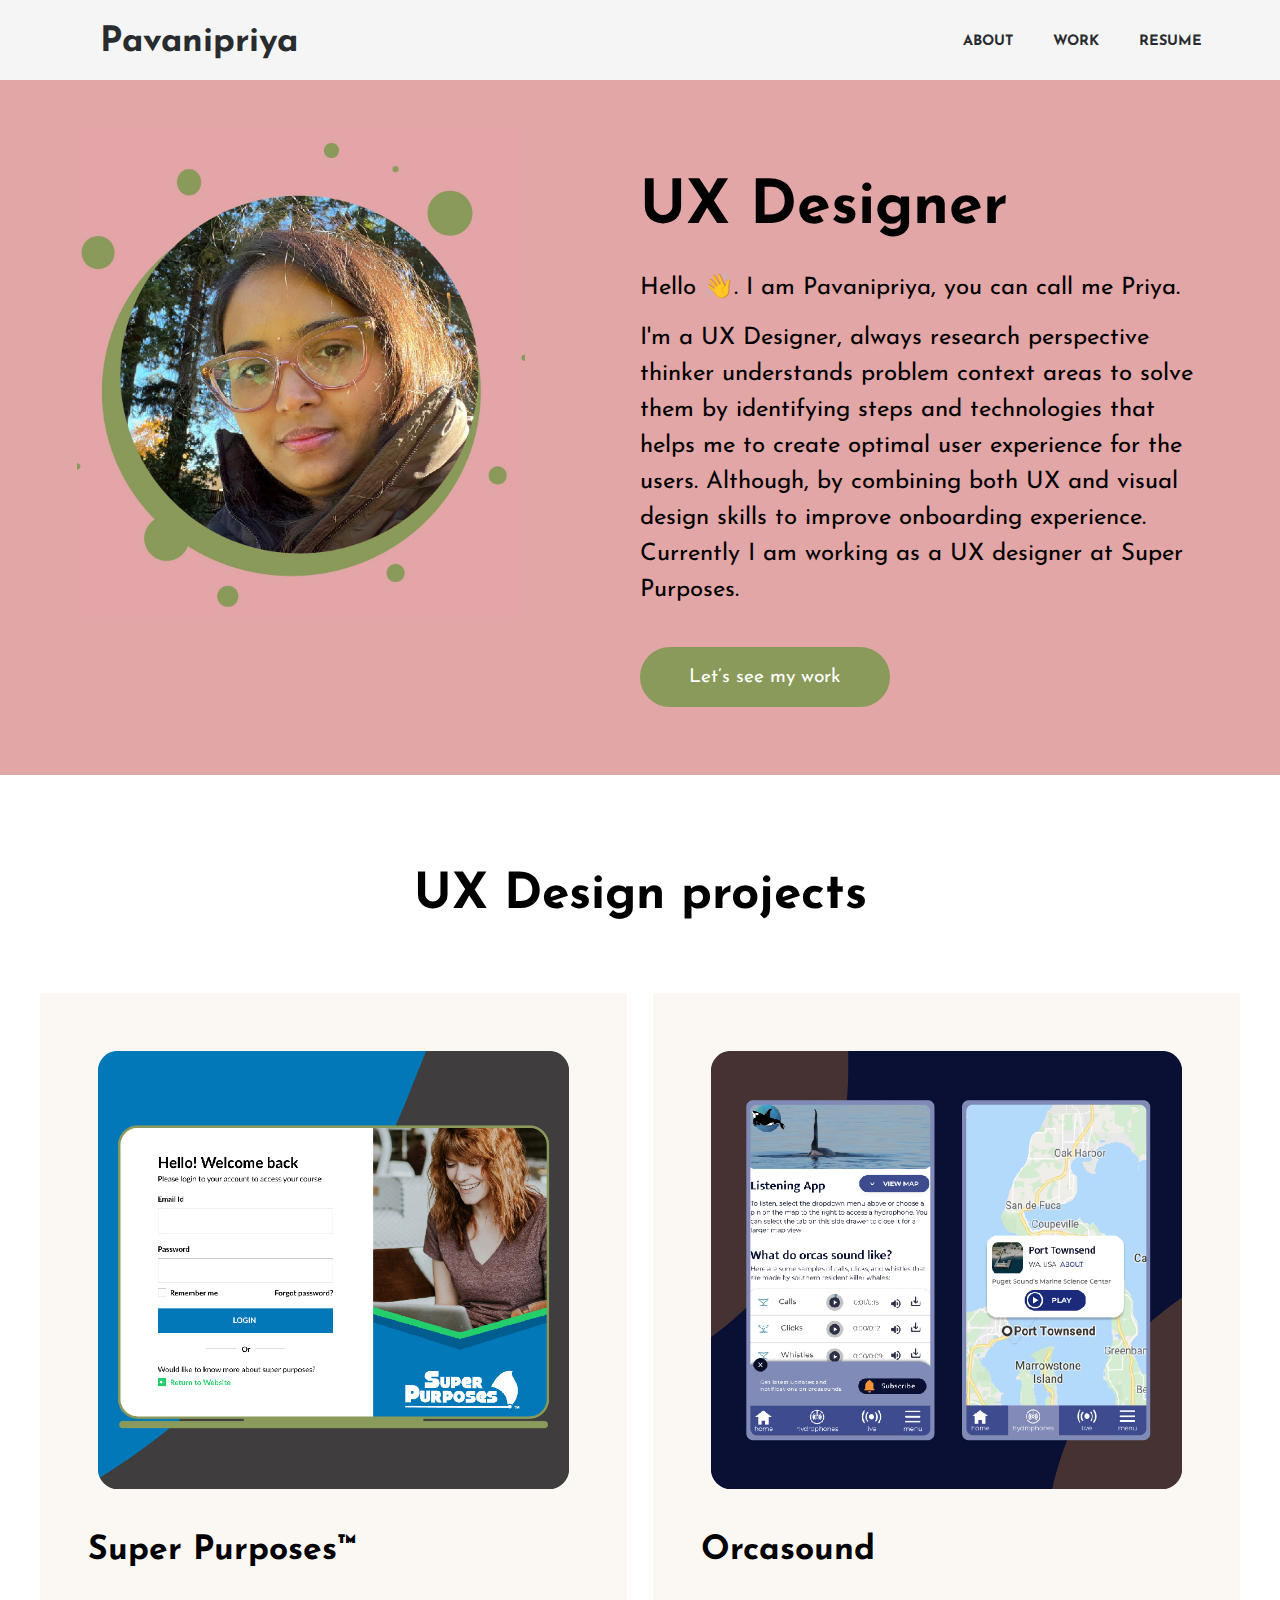
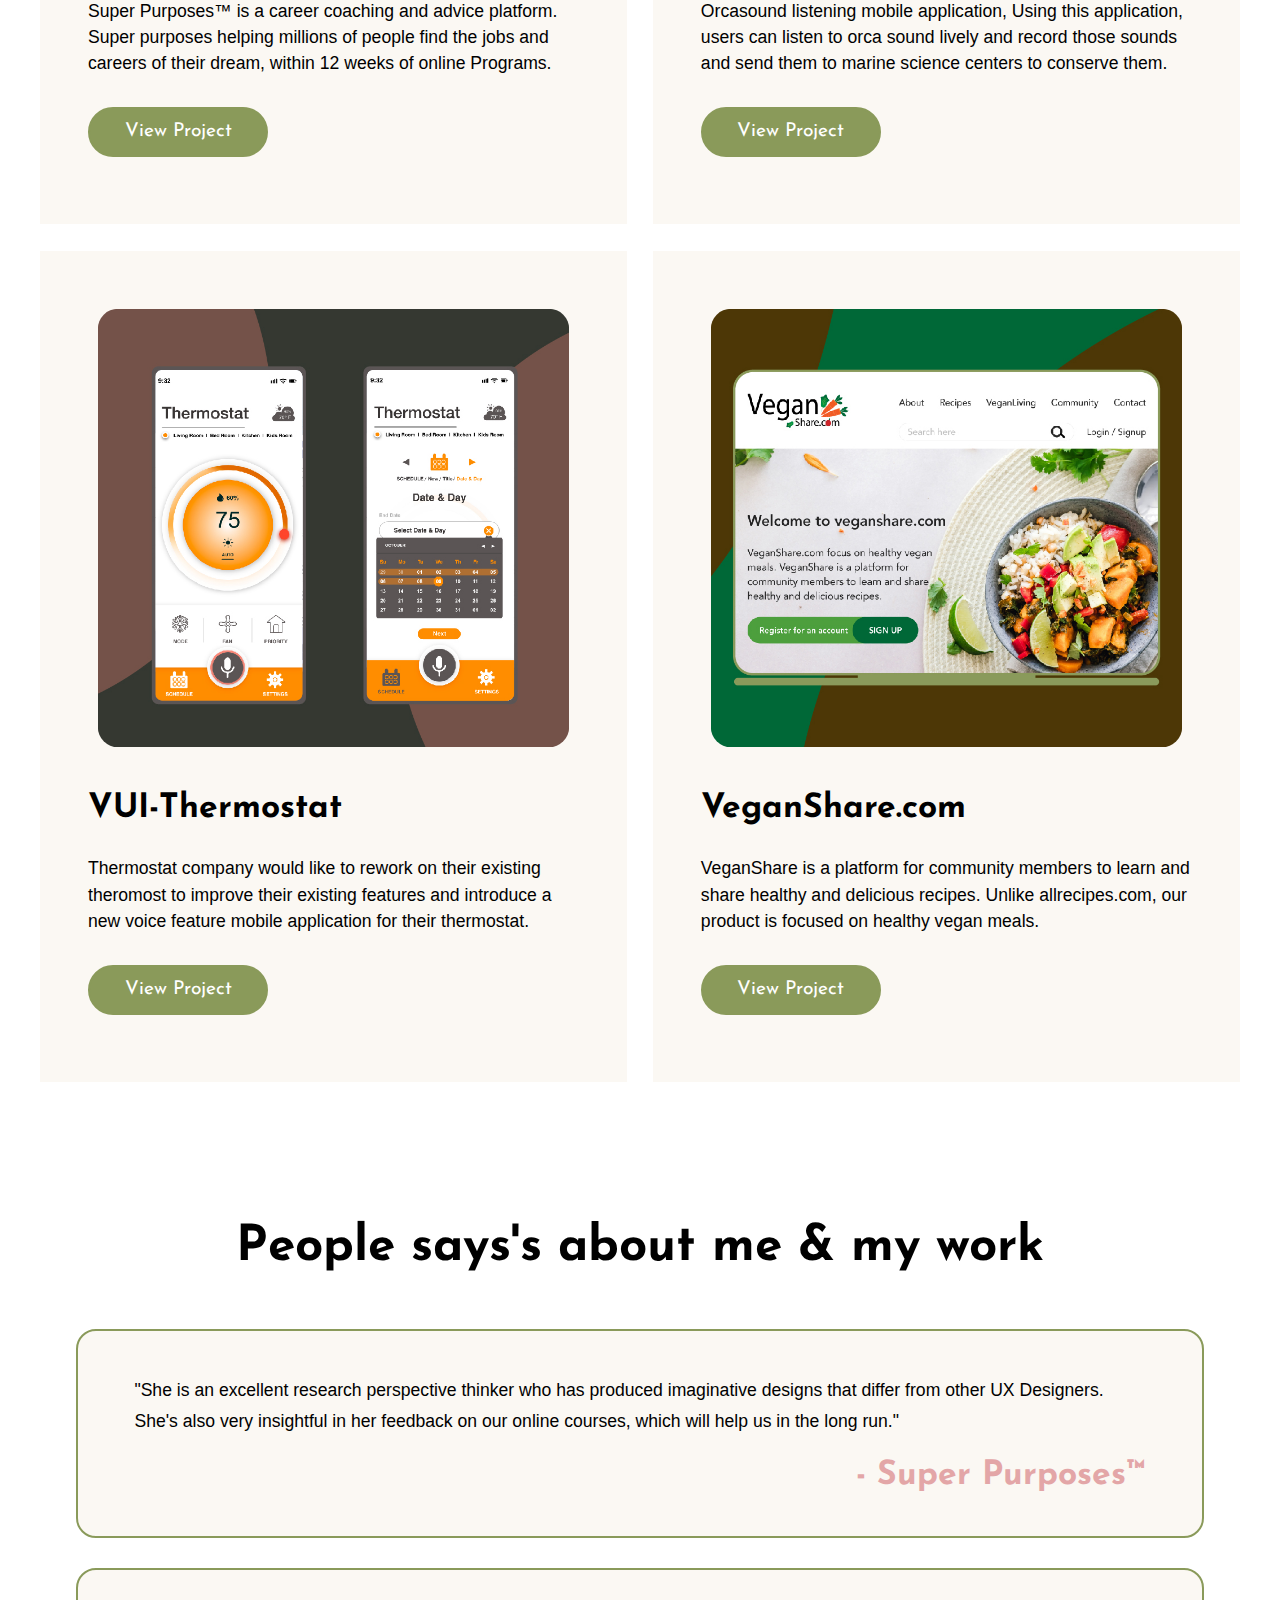
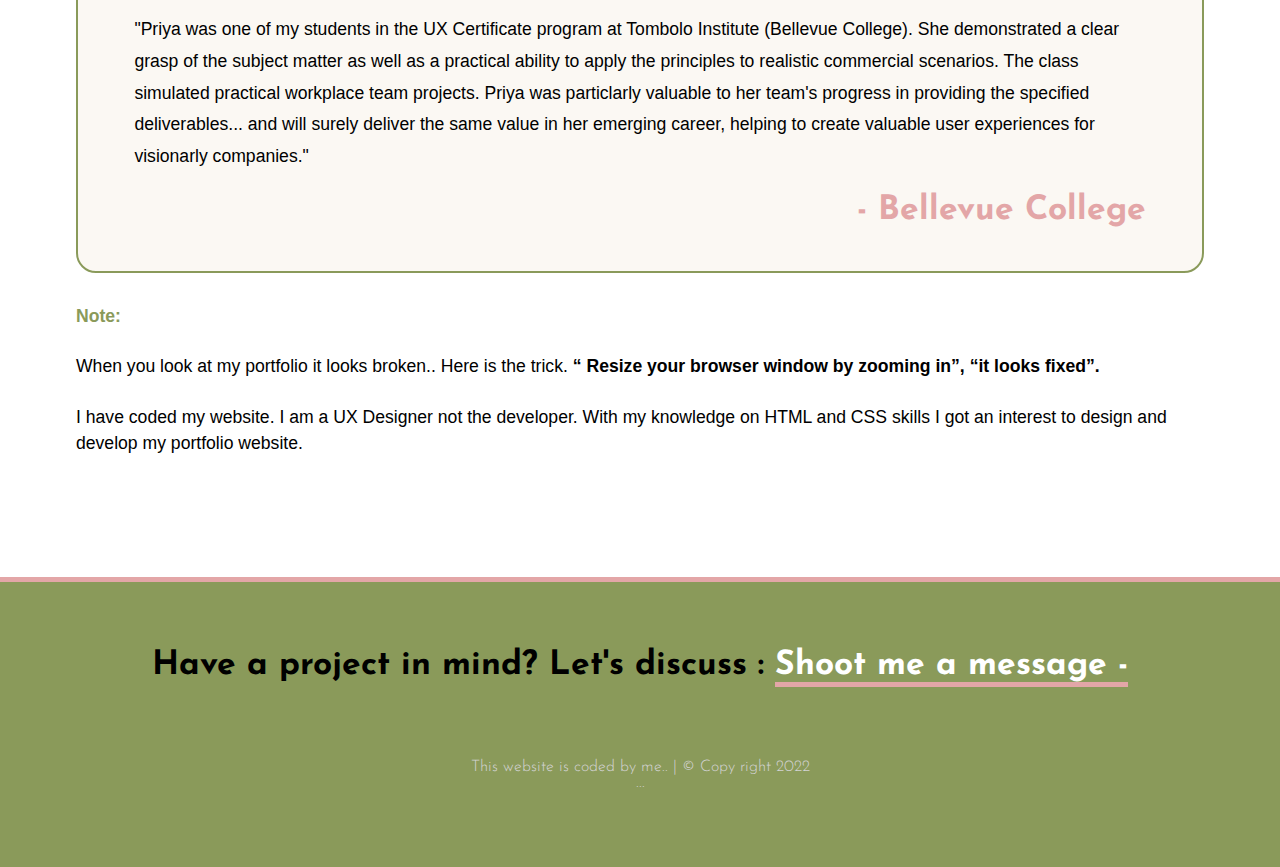
<file: index.html>
<!doctype html>
<html lang="en">
<head>
<meta charset="UTF-8">
<title>Pavanipriya-UX Designer portfolio</title>
<link href="css/styles.css" type="text/css" rel="stylesheet">
	<meta name="viewport" content="width=device-width, initial-scale=1">
    
<link href="https://fonts.googleapis.com/css2?family=Josefin+Sans&display=swap" rel="stylesheet">
 <link rel="icon" href="favicon.jpg" sizes="18*18" type="image/svg+xml"> 
    
 <link rel="stylesheet" href="https://use.fontawesome.com/releases/v5.6.1/css/all.css" integrity="sha384-gfdkjb5BdAXd+lj+gudLWI+BXq4IuLW5IT+brZEZsLFm++aCMlF1V92rMkPaX4PP" crossorigin="anonymous">     
    
    
</head>
<body>
    
 <header>
 
 <nav>
<input type="checkbox" id="check">
        <label for="check">
        <i class="fas fa-bars" id="btn"></i>
        <i class="fas fa-times" id="cancel"></i>
        
        
        </label>
        
    
     <label class="logo"><a class="active" href="index.html">Pavanipriya</a></label>
    <ul>
<!--     <li><a class="active" href="#">Home</a></li>   -->
       <li><a href="about.html">about</a></li>   
       <li><a href="#top">Work</a></li>   
        <li><a href="Resume.pdf" target="_blank">Resume</a></li>  
        
       
        </ul>
    </nav>
    
      
</header>   

    
    <div id="banner1">
        
    <div class="profile">
        <img id="bottom" class="profile-image" src="image/finalimagebr.jpg" alt="voice">
        
        
        
        </div>
    <div class="profile-info">
        
            <p class="profile-text1">UX Designer</p>
        <p class="profile-text">Hello 👋. I am Pavanipriya, you can call me Priya.</p>   
        <p class="profile-text">I'm a UX Designer,
                always research perspective thinker understands problem context areas to solve them by identifying steps and technologies that helps me to create optimal user experience for the users. Although, by combining both UX and visual design skills to improve onboarding experience. Currently I am working as a UX designer at Super Purposes.</p>

        
        
         <a class="mybutton" href="#top"><button class="btn">Let’s see my work</button></a>
       
        </div>    
    
    </div>
    
    
    <div class="wrapper">
    
       
    <div class="row">
        
        
        <p id="top" class="profile-text4">UX Design projects</p>

         <div class="col8">
        
         <a class="project" href="WorkSuper.html"><img class="project-images" src="image/col8image1.jpg" alt="voice"></a>
             <p class="profile-text3">Super Purposes™</p>
             
             <p class="profile-text2">Super Purposes™ is a career coaching and advice platform. Super purposes helping millions of people find the jobs and careers of their dream, within 12 weeks of online Programs.</p>

              <a class="mybutton" href="WorkSuper.html"><button class="btn1">View Project</button></a>
             
        </div> 
         <div class="col8">
        
        
         <a class="project" href="WorkOrca.html"><img class="project-images"  src="image/col8image2.jpg" alt="voice"></a>
             
             <p class="profile-text3">Orcasound</p>
             
             <p class="profile-text2">Orcasound listening mobile application, Using this application, users can listen to orca sound lively and record those sounds and send them to marine science centers to conserve them.</p>
             
              <a class="mybutton" href="WorkOrca.html"><button class="btn1">View Project</button></a>
      
        </div> 
      
        </div>    
        
        
      
      <div class="row">
        
         <div class="col8">
        

              <a class="project" href="WorkVoice.html"><img class="project-images" src="image/col8image3.jpg" alt="voice"></a>
             
            <p class="profile-text3">VUI-Thermostat</p>
             
             <p class="profile-text2">
             
                 Thermostat company would like to rework on their existing theromost to improve their existing features and introduce a new voice feature mobile application for their thermostat.
                 
                 </p>
             
              <a class="mybutton" href="WorkVoice.html"><button class="btn1">View Project</button></a>
                
       
        </div> 
         <div class="col8">
 
             
              <a class="project" href="WorkVegan.html"><img class="project-images" src="image/col8image41.jpg" alt="VeganShare"></a>

              <p class="profile-text3">VeganShare.com</p>
             
             <p class="profile-text2">VeganShare is a platform for community members to learn and share healthy and delicious recipes. Unlike allrecipes.com, our product is focused on healthy vegan meals.</p>
             
              <a class="mybutton" href="WorkVegan.html"><button class="btn1">View Project</button></a>
             
        </div> 
        
        
        </div>       
        
        
   
        
        <div class="people">
            
             <p class="profile-text4">People says's about me &amp; my work</p>

            <div class="testi">
             <p class="testimoni">"She is an excellent research perspective thinker who has produced
imaginative designs that differ from other UX
Designers. She's also very insightful in her
feedback on our online courses, which will help us
in the long run."
            
            </p>
           <p class="profile-text5">- Super Purposes™</p> 
          </div>
            
            <div class="testi"> 
            <p class="testimoni"> "Priya was one of my students in the UX Certificate program at Tombolo Institute (Bellevue College). She demonstrated a clear grasp of the subject matter as well as a practical ability to apply the principles to realistic commercial scenarios. The class simulated practical workplace team projects. Priya was particlarly valuable to her team's progress in providing the specified deliverables... and will surely deliver the same value in her emerging career, helping to create valuable user experiences for visionarly companies." </p>      
             <p class="profile-text5">- Bellevue College</p> 
            
            </div>
            
             <p class="note"><b>Note:</b></p>
                 
                 
                 
            <p class="profile-text2">When you look at my portfolio it looks broken.. Here is the trick. <b>“ Resize your browser window by zooming in”,  “it looks fixed”.</b></p>


<p class="profile-text2"> I have coded my website. I am a UX Designer not the developer. With my knowledge on HTML and CSS skills I got an interest to design and develop my portfolio website.
        </p>
            
         
        </div>
    
    </div>
    
  
    
    <footer>
        
      
        <p class="contact-headline">Have a project in mind? Let's discuss : <u>Shoot me a message - <a href="mailto:pavanipriyasajja@gmail.com"><i class="fas fa-envelope"></i></a></u> </p> 
        
        <ul>
          
            <li><a href="mailto:pavanipriyasajja@gmail.com"><i class="fas fa-envelope"></i></a></li>
          
        <li><a href="https://www.linkedin.com/in/pavanipriyasajja/" target="_blank" ><i class="fab fa-linkedin-in"></i></a></li>
        <li><a href="https://pavanipriyasajja.medium.com/"target="_blank"><i class="fab fa-medium-m"></i></a></li>
            
        <li><a href="https://dribbble.com/pavanipriya" target="_blank"><i class="fab fa-dribbble"></i></a></li>    
         
            
        <li><a href="https://www.behance.net/pavanipriycc76" target="_blank"><i class="fab fa-behance"></i></a></li> 
            
          
            <li><a href="https://www.youtube.com/channel/UC9WPMkOOBQBUBSESVdCEFHA" target="_blank"><i class="fab fa-youtube"></i></a></li>
           
        </ul>
        
       <h4> This website is coded by me..  |  &#169; Copy right 2022</h4>
        
        <h4>...</h4>
        
        
        
        
        
        
       
        
    
        <a class="up-arrow" href="#bottom"><i class="far fa-arrow-alt-circle-up"></i></a>
        
        
    </footer>
    
    </body>    
</html>
</file>
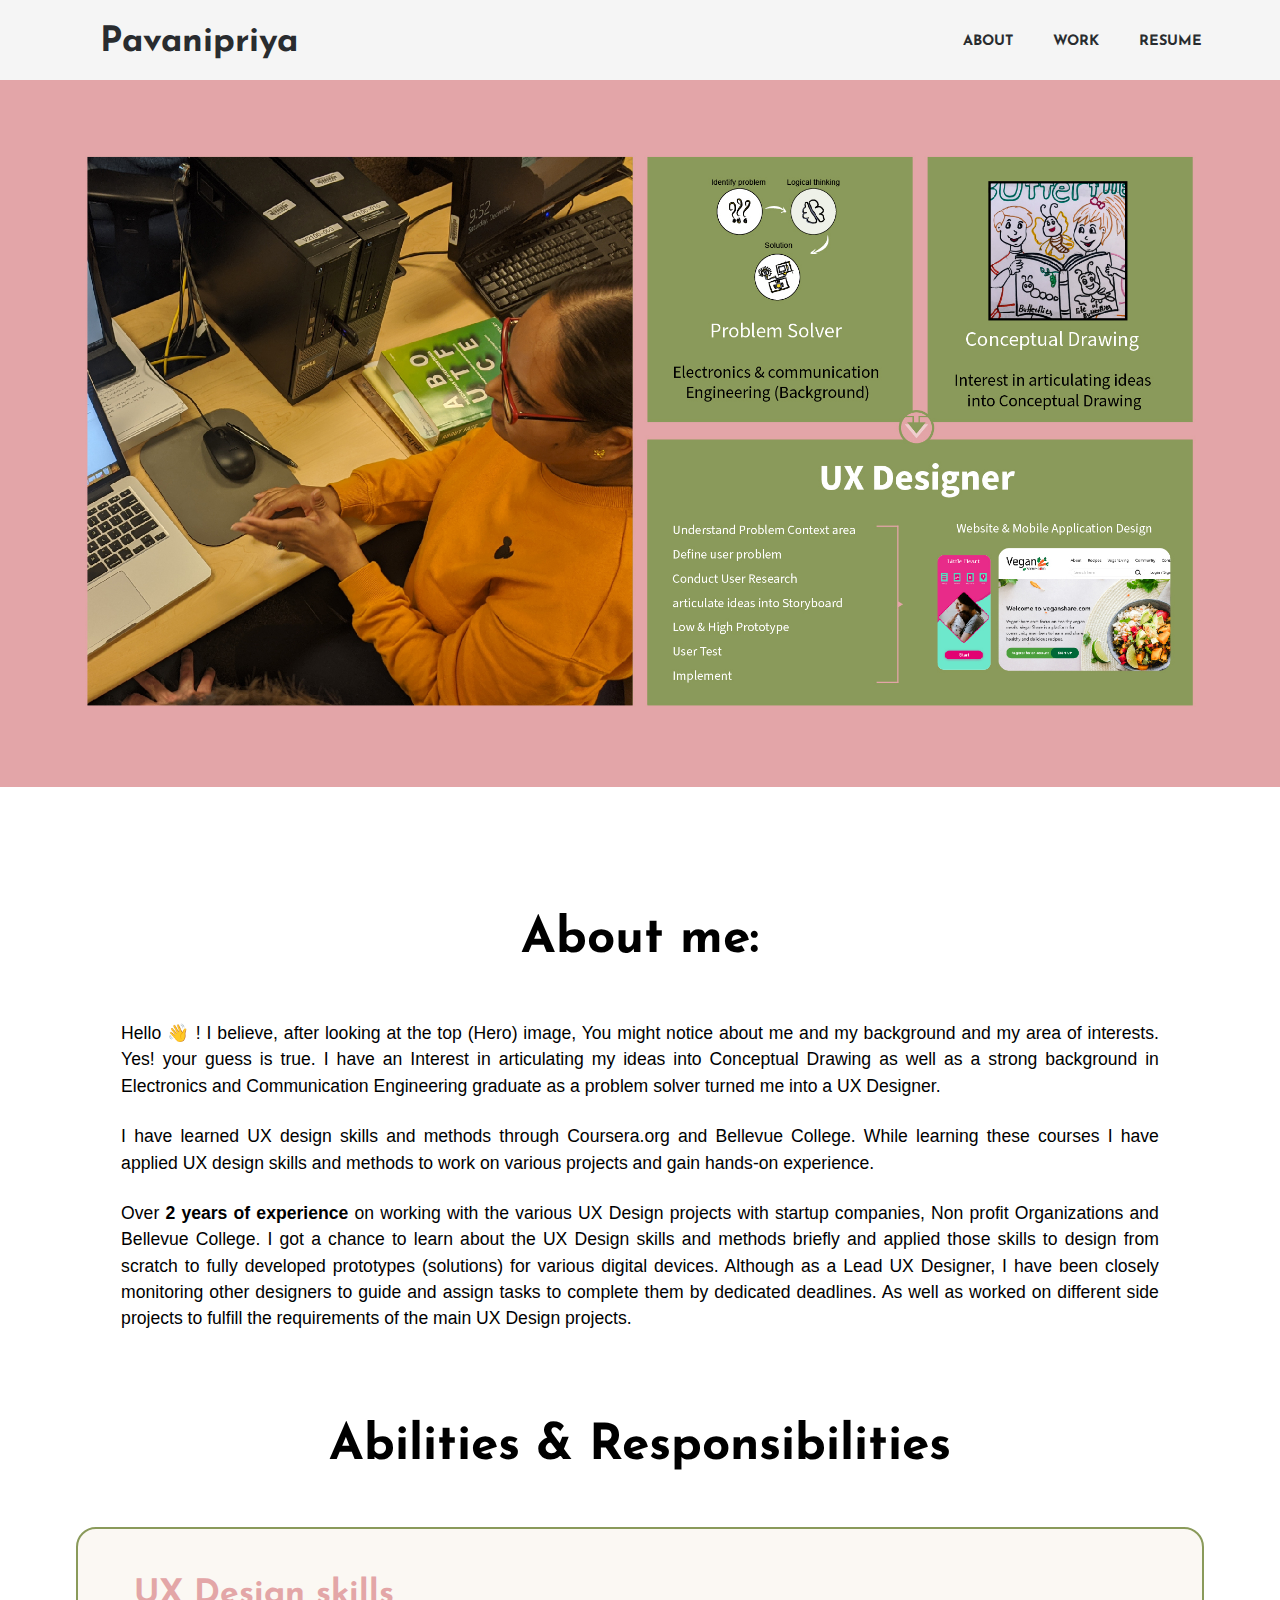
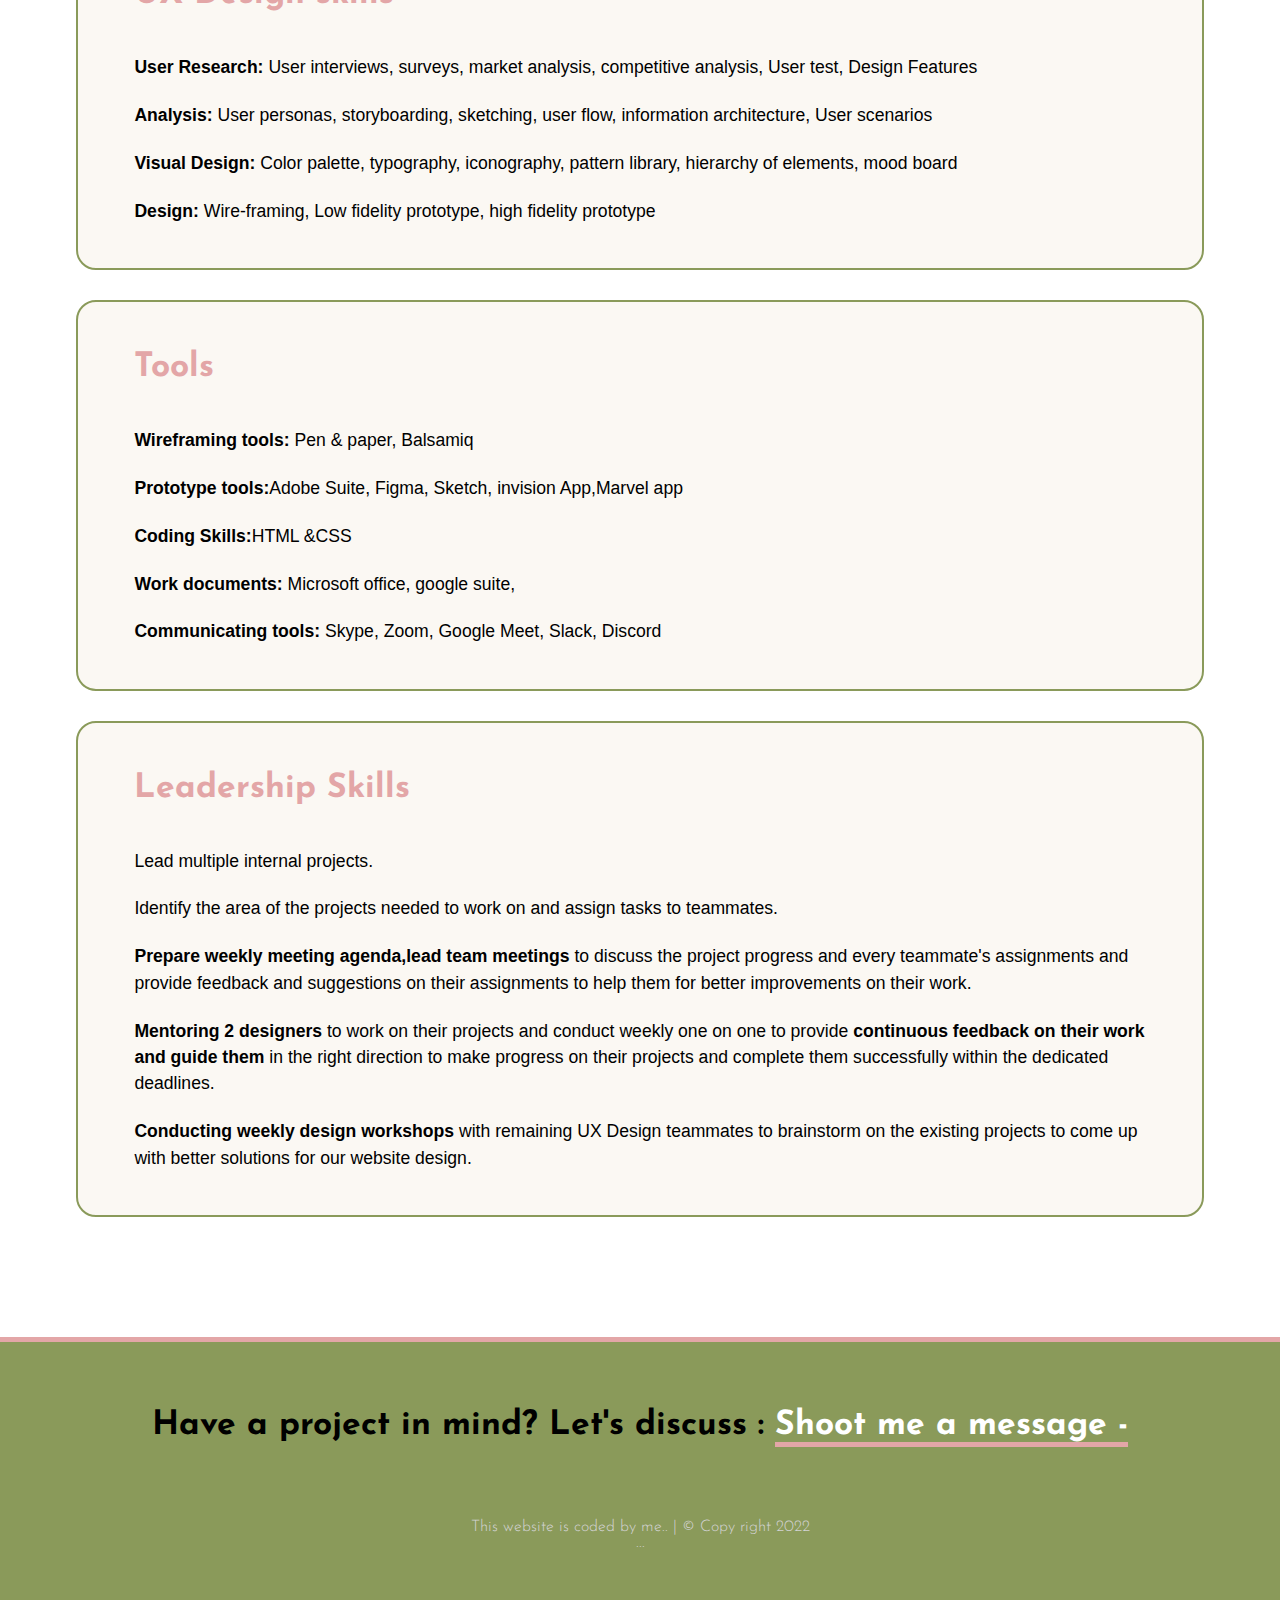
<file: about.html>
<!doctype html>
<html lang="en">
<head>
<meta charset="UTF-8">
<title>Pavanipriya-UX Designer portfolio</title>
<link href="css/styles.css" type="text/css" rel="stylesheet">
	<meta name="viewport" content="width=device-width, initial-scale=1">
    
<link href="https://fonts.googleapis.com/css2?family=Josefin+Sans&display=swap" rel="stylesheet">
 <link rel="icon" href="favicon.jpg" sizes="18*18" type="image/svg+xml"> 
    
 <link rel="stylesheet" href="https://use.fontawesome.com/releases/v5.6.1/css/all.css" integrity="sha384-gfdkjb5BdAXd+lj+gudLWI+BXq4IuLW5IT+brZEZsLFm++aCMlF1V92rMkPaX4PP" crossorigin="anonymous">     
    
    
</head>

    <body class="about">
    
 <header>
 
 <nav>
<input type="checkbox" id="check">
        <label for="check">
        <i class="fas fa-bars" id="btn"></i>
        <i class="fas fa-times" id="cancel"></i>
        
        
        </label>
        
    
     <label class="logo"><a class="active" href="index.html">Pavanipriya</a></label>
    <ul>
<!--     <li><a class="active" href="#">Home</a></li>   -->
       <li><a href="#">about</a></li>
         <li><a href="index.html#top">Work</a></li>
<!--       <li><a href="#top">Work</a></li>   -->
        <li><a href="Resume.pdf" target="_blank">Resume</a></li>  
        
        
        </ul>
    </nav>
    
      
</header>   

        <img id="bottom" class="meux" src="image/aboutmeUX3.jpg" alt="voice"> 
        
    
    
    <div class="wrapper">
        <div class="people1">
        
    <p class="profile-text4">About me:</p>    
   


        <p class="about-text">Hello 👋 ! I believe, after looking at the top (Hero) image, You might notice about me and my background and my area of interests. 

       Yes! your guess is true. I have an Interest in articulating my ideas into Conceptual Drawing as well as a strong background in Electronics and Communication Engineering graduate as a problem solver turned me into a UX Designer.</p>
    
        <p class="about-text">I have learned UX design skills and methods through Coursera.org and Bellevue College. While learning these courses I have applied UX design skills and methods to work on various projects and gain hands-on experience.</p>

        <p class="about-text">Over <b>2 years of experience </b>
          on working with the various UX Design projects with startup companies, Non profit Organizations and Bellevue College. I got a chance to learn about the UX Design skills and methods briefly and applied those skills to design from scratch to fully developed prototypes (solutions) for various digital devices. Although as a Lead UX Designer, I have been closely monitoring other designers to guide and assign tasks to complete them by dedicated deadlines. As well as worked on different side projects to fulfill the requirements of the main UX Design projects.</p> 
  
    
           
      
            
             <p class="profile-text4">Abilities &amp; Responsibilities</p>

            <div class="testi">
            <p class="myskill1">UX Design skills</p>    
             <p class="profile-text2"><b>User Research: </b>User interviews, surveys, market
analysis, competitive analysis, User
test, Design Features</p>   
                
             <p class="profile-text2"><b>Analysis: </b>User personas, storyboarding,
sketching, user flow, information
architecture, User scenarios</p>   
              <p class="profile-text2"><b>Visual Design: </b>Color palette, typography,
iconography, pattern library,
hierarchy of elements, mood
board</p>  
                
            <p class="profile-text2"><b>Design: </b>Wire-framing, Low fidelity
prototype, high fidelity prototype</p>    
                
        </div>   
                
                
     <div class="testi">
            <p class="myskill1">Tools</p>
         <p class="profile-text2"><b>Wireframing tools: </b>Pen &amp; paper, Balsamiq</p>
         <p class="profile-text2"><b>Prototype tools:</b>Adobe Suite, Figma, Sketch, invision App,Marvel app </p>
         <p class="profile-text2"><b>Coding Skills:</b>HTML &amp;CSS</p>
         <p class="profile-text2"><b>Work documents: </b>Microsoft office, google suite,</p>
         
         <p class="profile-text2"><b>Communicating tools:  </b>Skype, Zoom, Google Meet, Slack, Discord</p>
               
        </div>    
        
        
        
       <div class="testi1">
            <p class="myskill1">Leadership Skills</p>
          
           <p class="profile-text2">Lead multiple internal projects.</p>
           <p class="profile-text2">Identify the area of the projects needed to work on and assign tasks to teammates. </p>
           <p class="profile-text2"><b>Prepare weekly meeting agenda,lead team meetings </b>to discuss the project progress and every teammate's assignments and provide feedback and suggestions on their assignments to help them for better improvements on their work.
</p>
           <p class="profile-text2"><b>Mentoring 2 designers </b>to work on their projects and conduct weekly one on one to provide <b>continuous feedback on their work and guide them</b> in the right direction to make progress on their projects and complete them successfully within the dedicated deadlines.
</p>
        
           <p class="profile-text2"><b>Conducting weekly design workshops</b> with remaining UX Design teammates to brainstorm on the existing projects to come up with better solutions for our website design. 

</p>
          </div>      
        </div>
        
       
<!--
        <div class="row">
        
        <p class="profile-text4">Other than work</p>
            <p class="profile-text2">Cooking</p>    
        </div>
-->
   
        
<!--
    <div class="row">
        
        <p class="profile-text4">Other than work</p>
        
         <div class="col8">
        <p class="myskill1">Leadership Skills</p>

        </div> 
         <div class="col8">
        
     <p class="myskill1">Leadership Skills</p>
            
           
        </div> 
      
        </div>    
-->
        
    </div>
    
  
    
    <footer>
        
      
        <p class="contact-headline">Have a project in mind? Let's discuss : <u>Shoot me a message - <a href="mailto:pavanipriyasajja@gmail.com"><i class="fas fa-envelope"></i></a></u> </p> 
        
        <ul>
          
            <li><a href="mailto:pavanipriyasajja@gmail.com"><i class="fas fa-envelope"></i></a></li>
          
        <li><a href="https://www.linkedin.com/in/pavanipriyasajja/" target="_blank" ><i class="fab fa-linkedin-in"></i></a></li>
        <li><a href="https://pavanipriyasajja.medium.com/"target="_blank"><i class="fab fa-medium-m"></i></a></li>
            
        <li><a href="https://dribbble.com/pavanipriya" target="_blank"><i class="fab fa-dribbble"></i></a></li>    
         
            
        <li><a href="https://www.behance.net/pavanipriycc76" target="_blank"><i class="fab fa-behance"></i></a></li> 
            
          
            <li><a href="https://www.youtube.com/channel/UC9WPMkOOBQBUBSESVdCEFHA" target="_blank"><i class="fab fa-youtube"></i></a></li>
           
        </ul>
        
       <h4> This website is coded by me..  |  &#169; Copy right 2022</h4>
        
        <h4>...</h4>
       
        
    
        <a class="up-arrow" href="#bottom"><i class="far fa-arrow-alt-circle-up"></i></a>
        
        
    </footer>
    
    </body>    
</html>
</file>
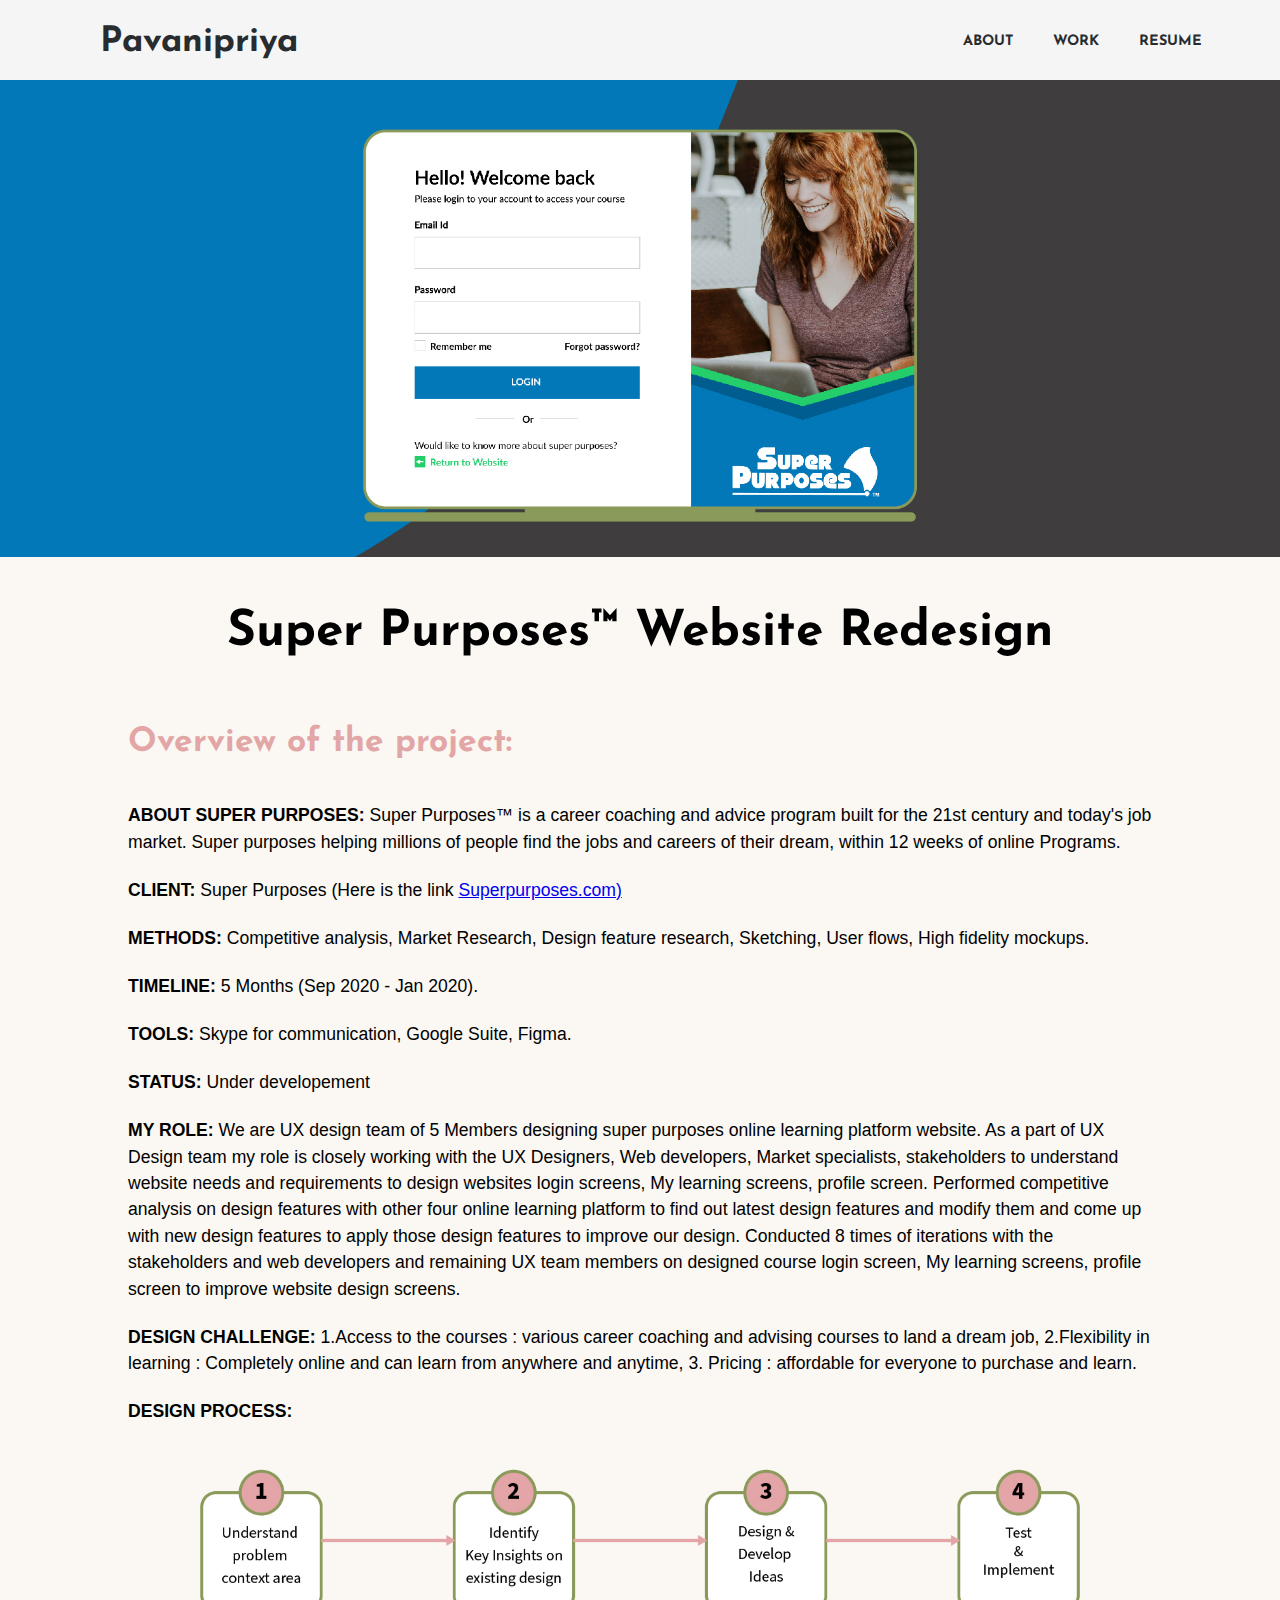
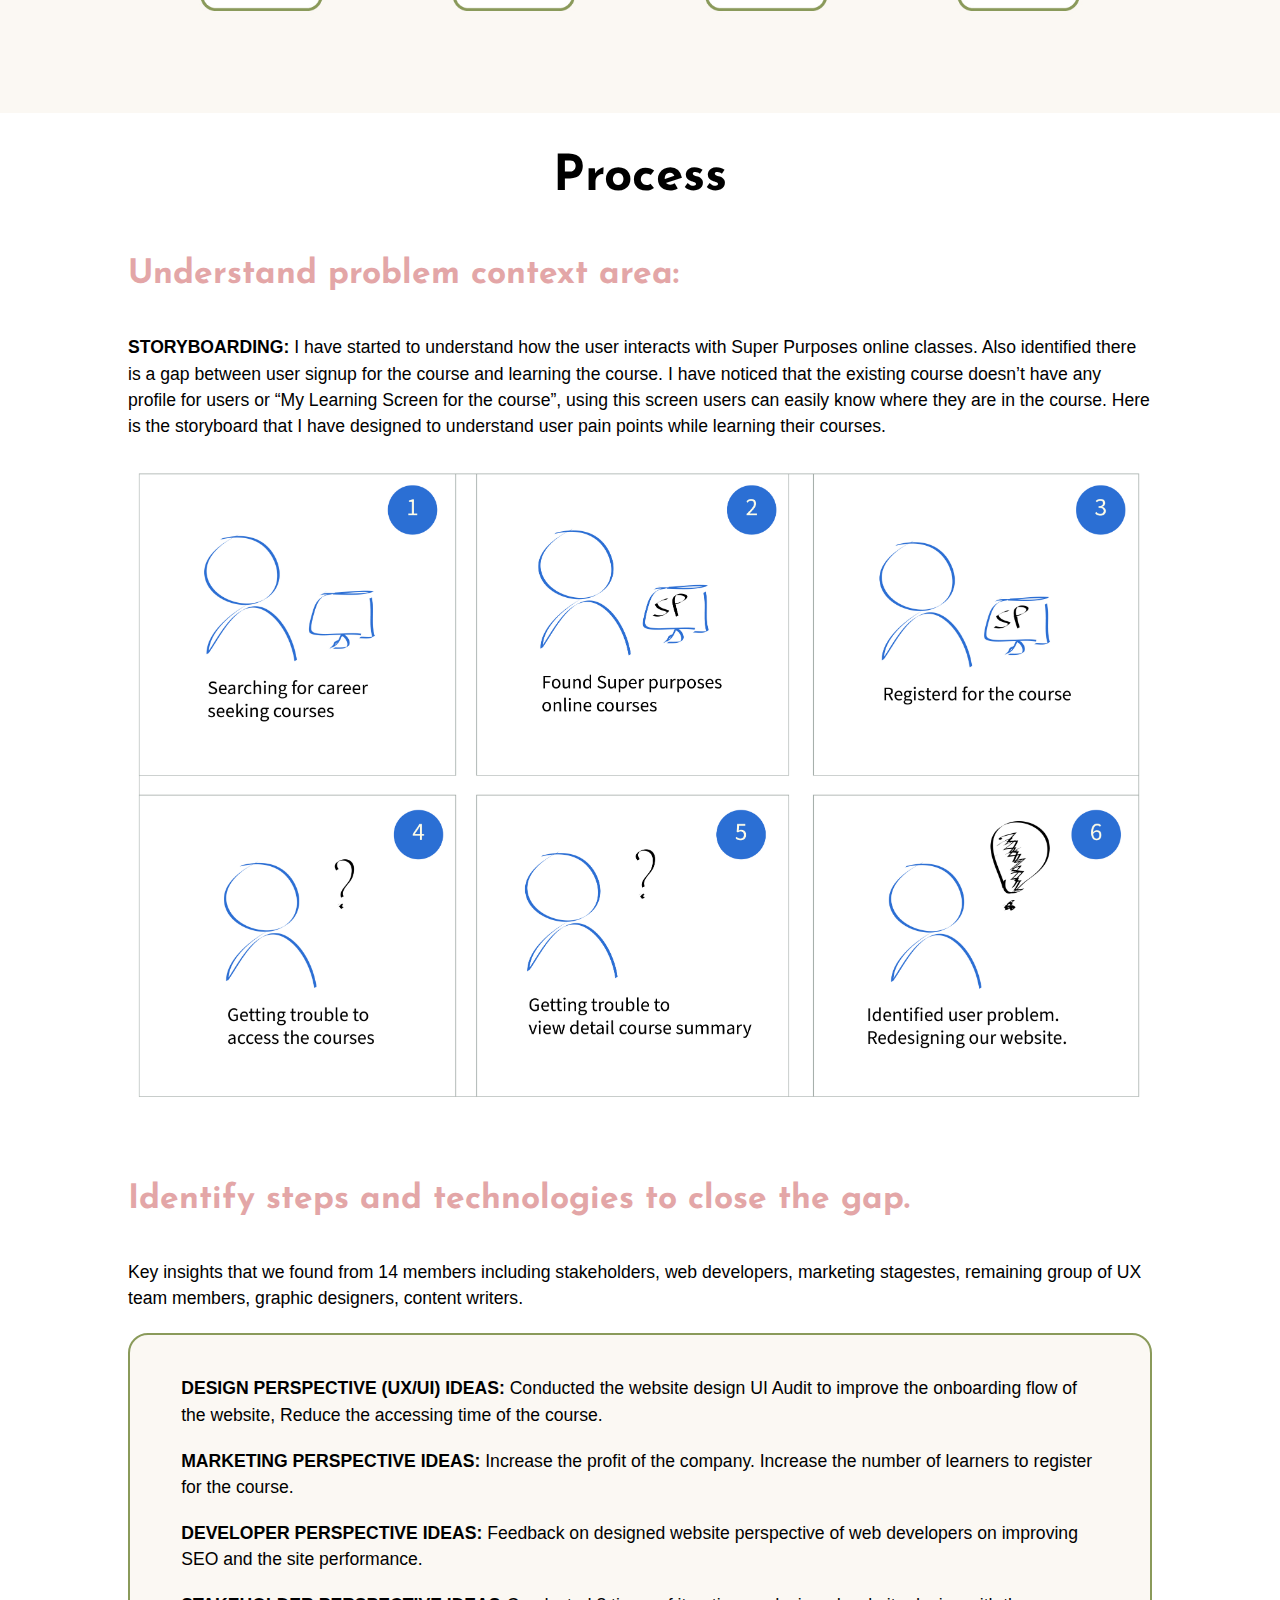
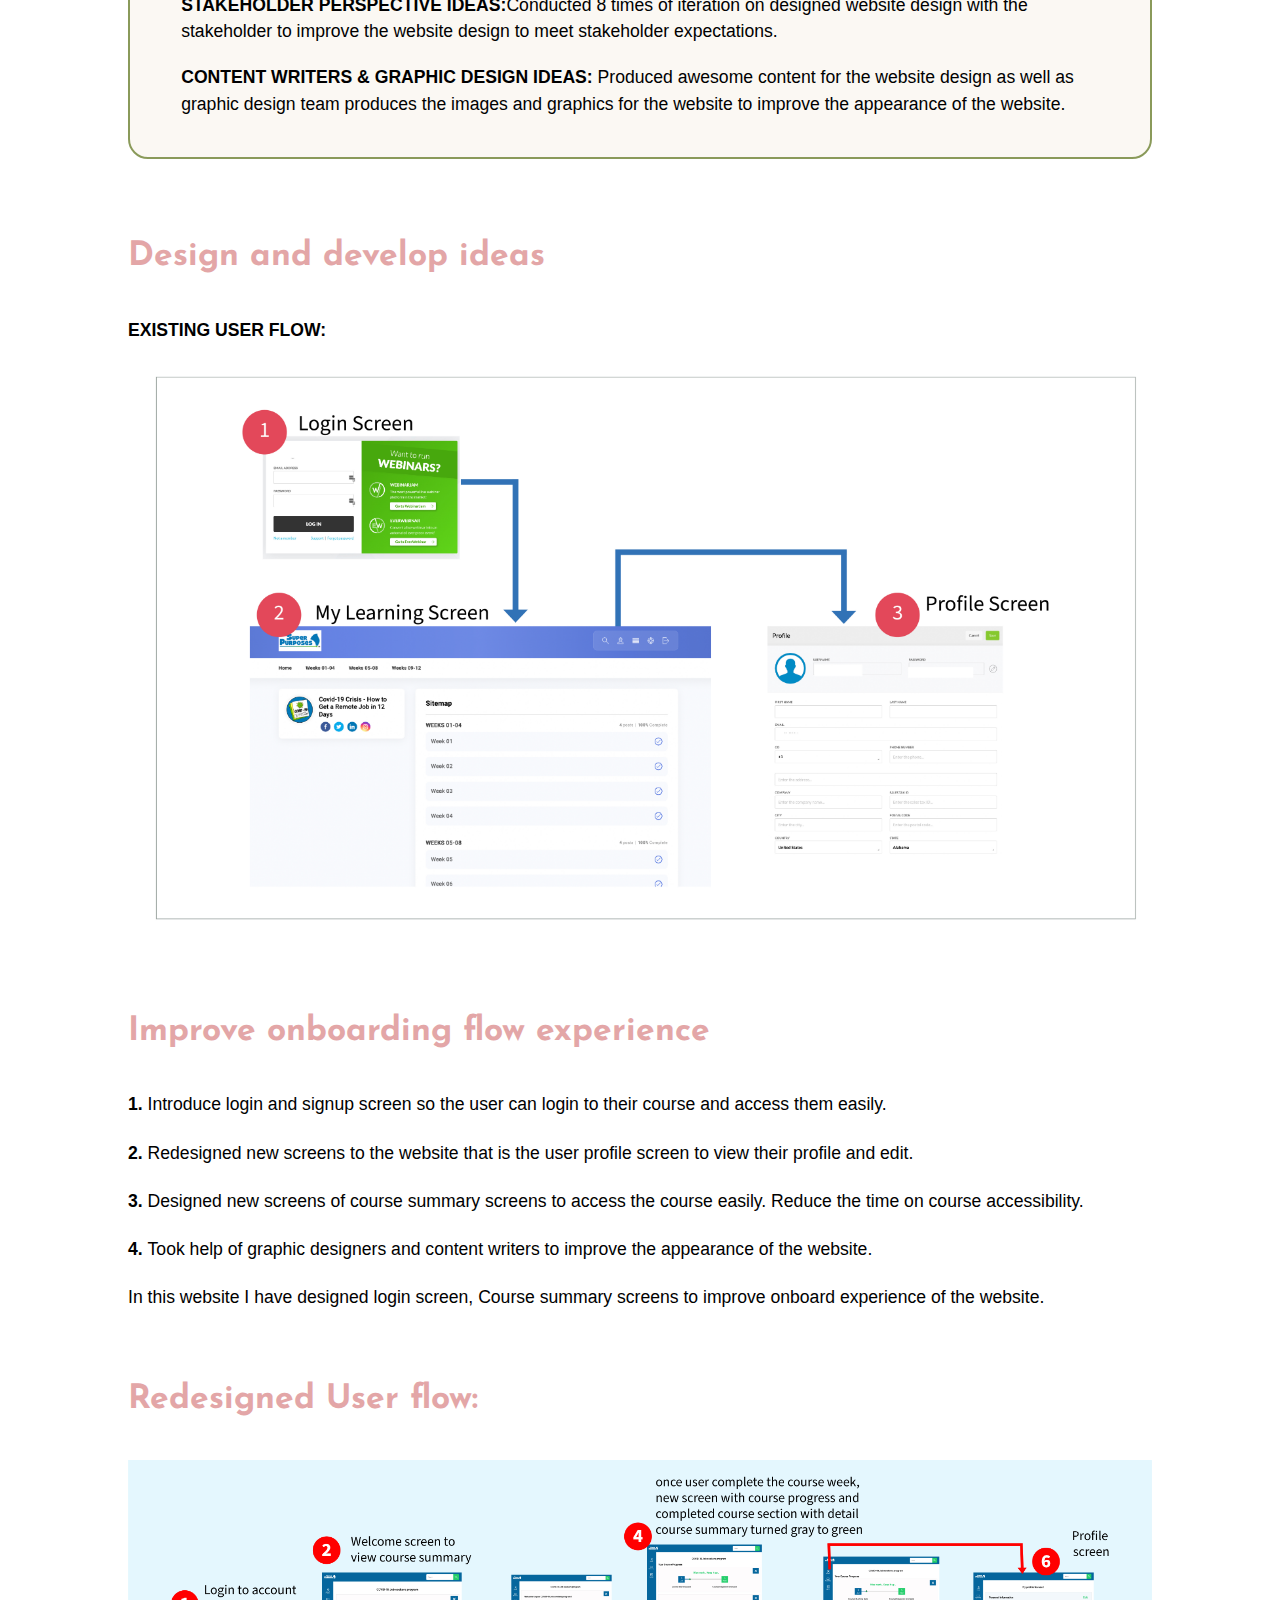
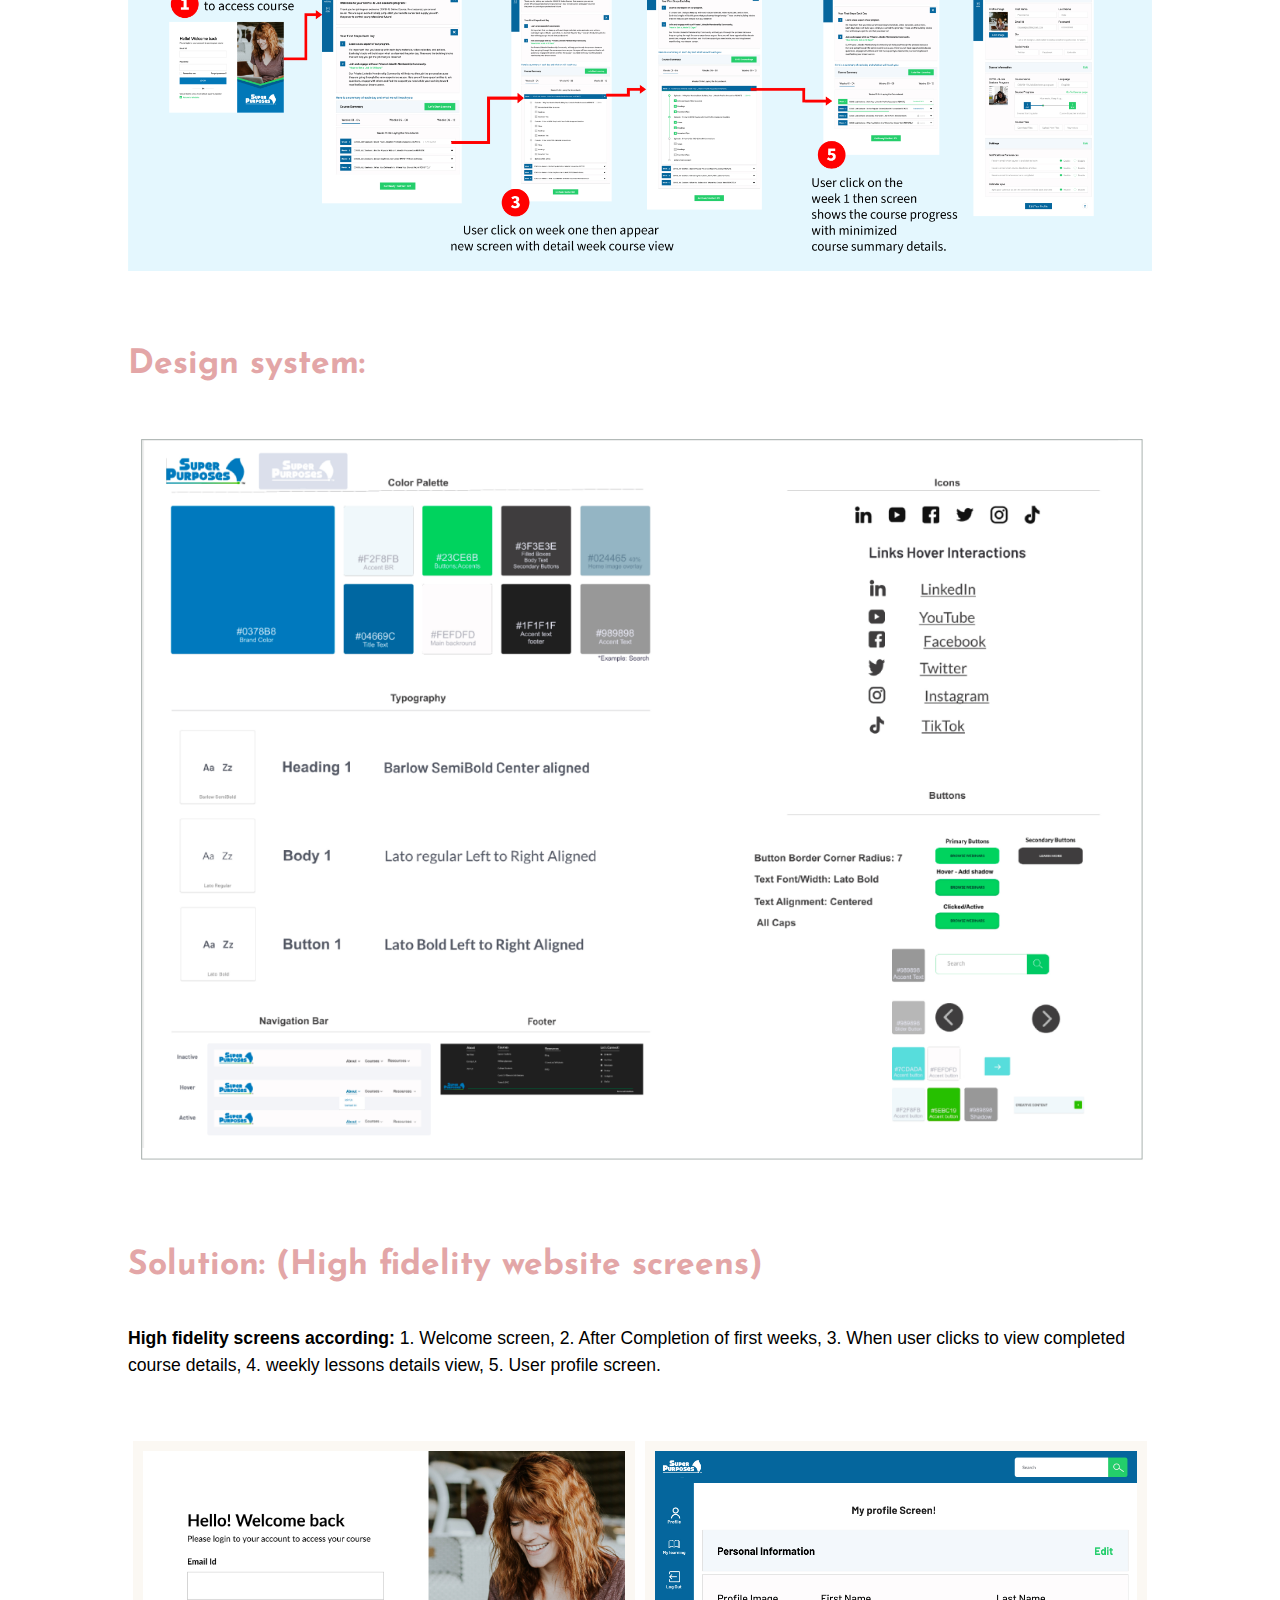
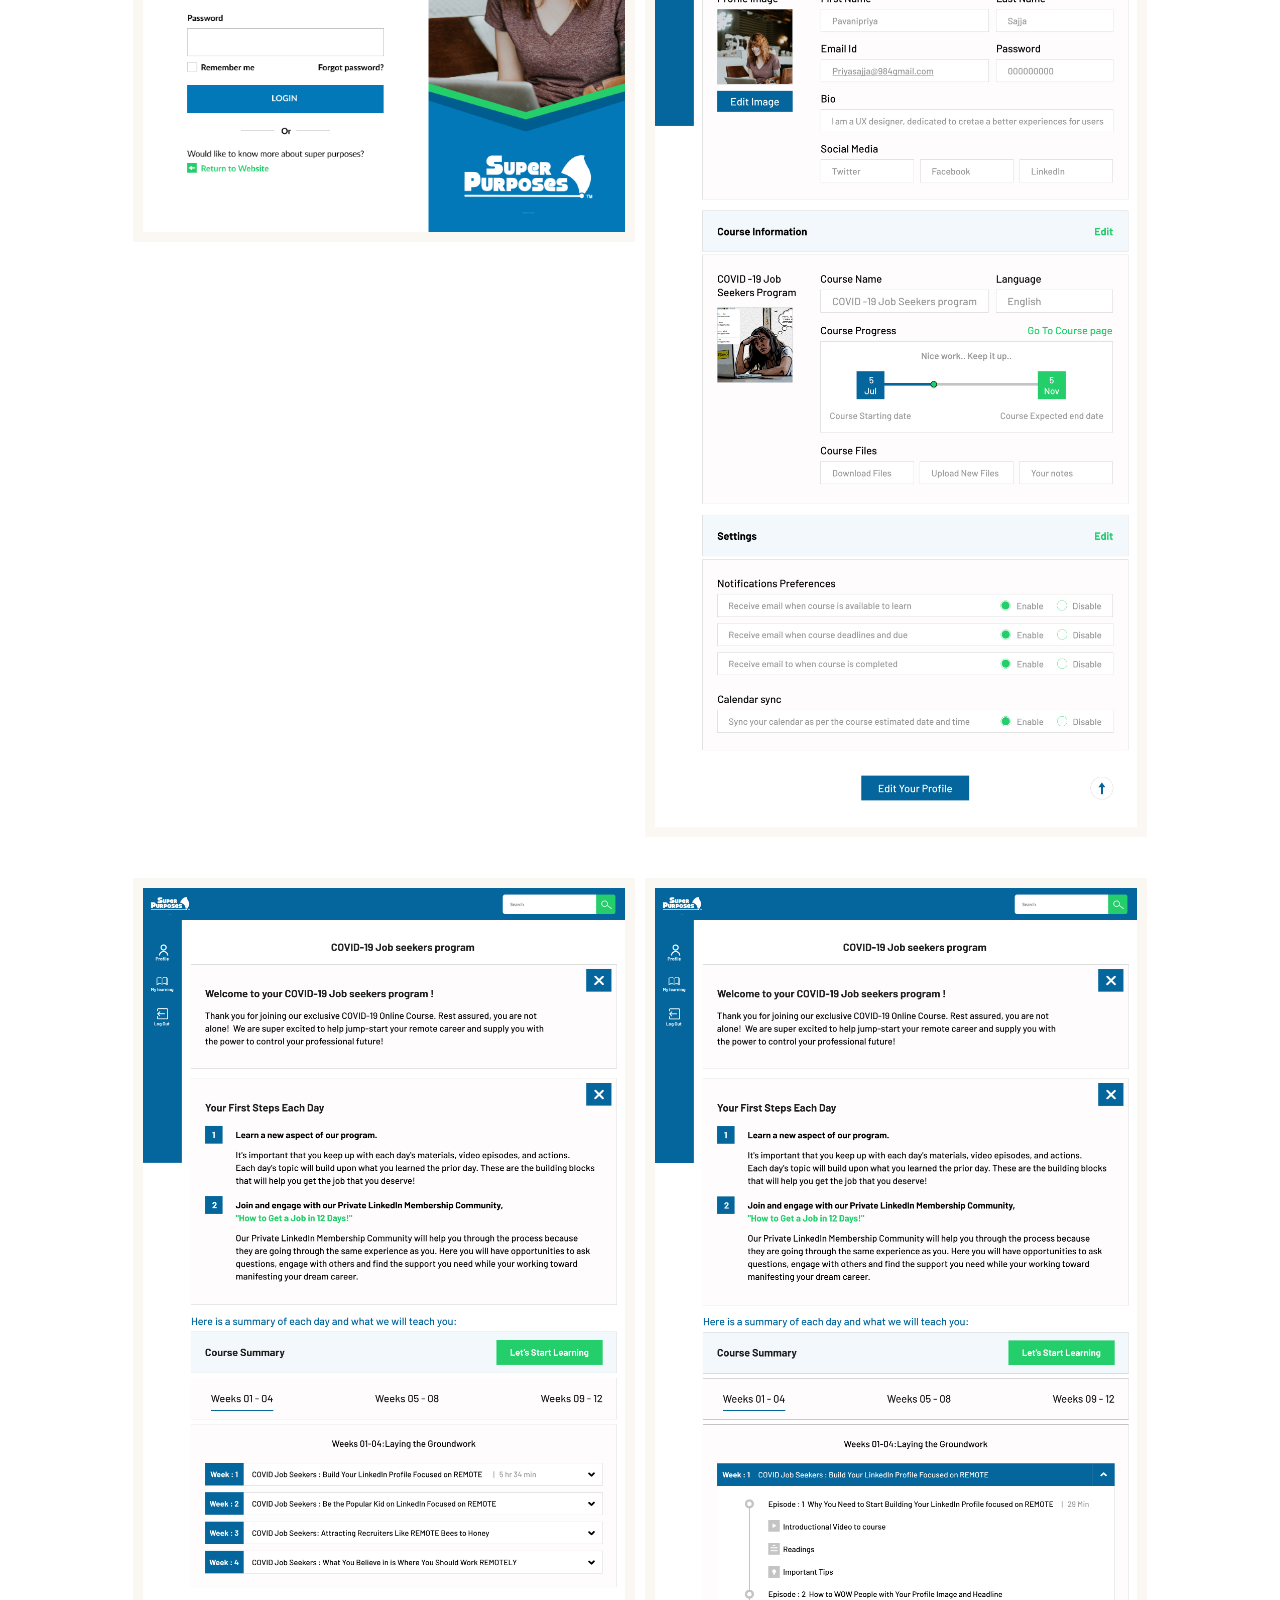
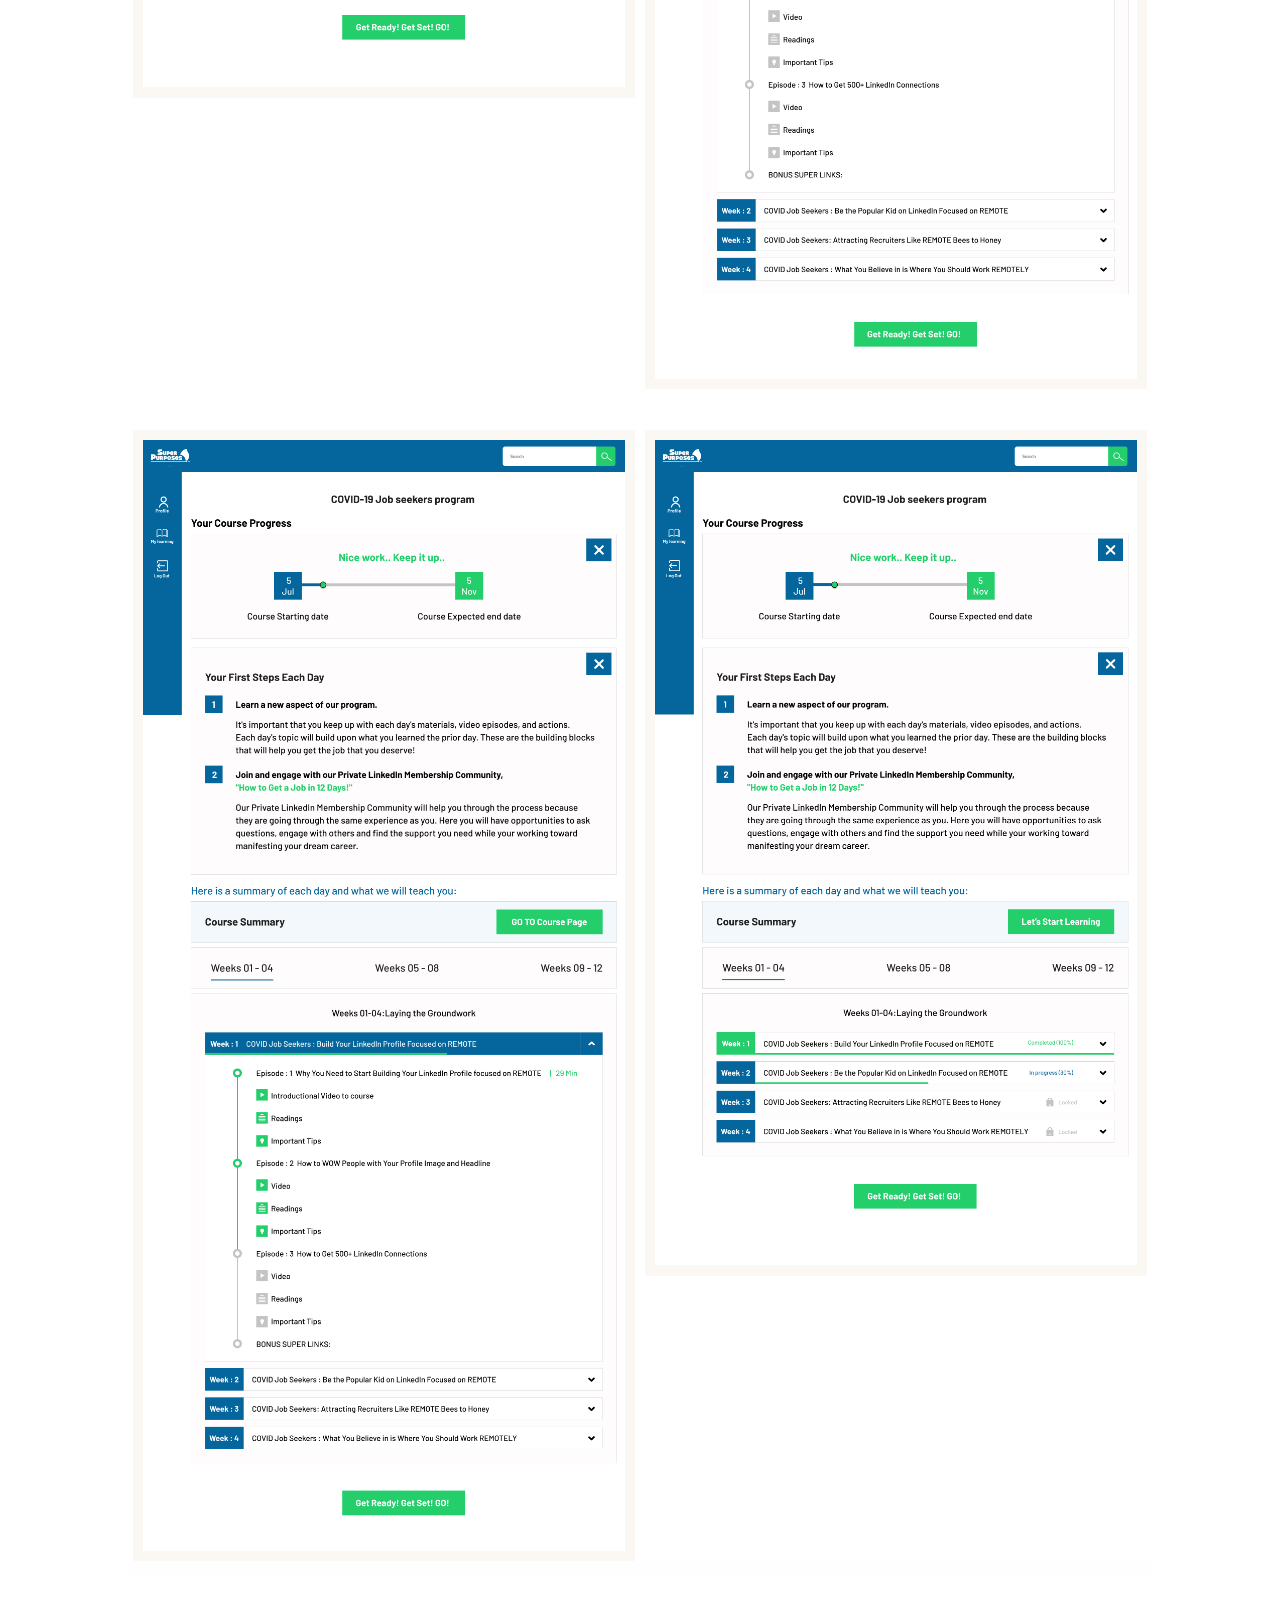
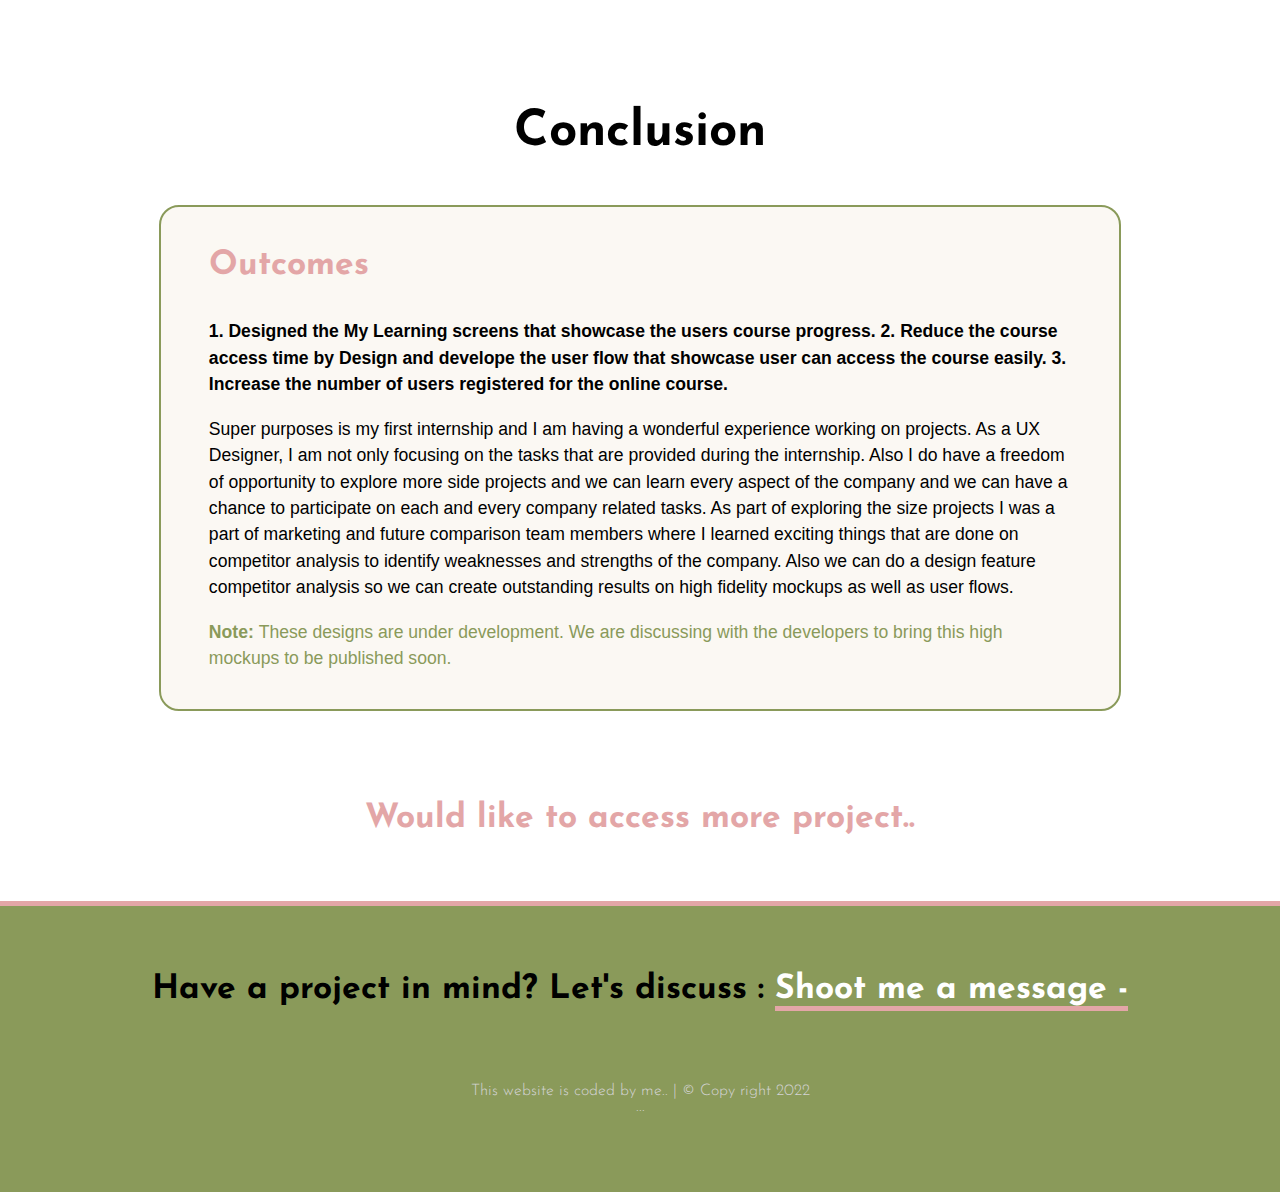
<file: WorkSuper.html>
<!doctype html>
<html lang="en">
<head>
<meta charset="UTF-8">
<title>Pavanipriya-UX Designer portfolio</title>
<link href="css/styles.css" type="text/css" rel="stylesheet">
	<meta name="viewport" content="width=device-width, initial-scale=1">
    
<link href="https://fonts.googleapis.com/css2?family=Josefin+Sans&display=swap" rel="stylesheet">
 <link rel="icon" href="favicon.jpg" sizes="18*18" type="image/svg+xml"> 
    
 <link rel="stylesheet" href="https://use.fontawesome.com/releases/v5.6.1/css/all.css" integrity="sha384-gfdkjb5BdAXd+lj+gudLWI+BXq4IuLW5IT+brZEZsLFm++aCMlF1V92rMkPaX4PP" crossorigin="anonymous">     
    
    
</head>

    <body class="WorkSuper">
    
 <header>
 
 <nav>
<input type="checkbox" id="check">
        <label for="check">
        <i class="fas fa-bars" id="btn"></i>
        <i class="fas fa-times" id="cancel"></i>
        
        
        </label>
        
    
     <label class="logo"><a class="active" href="index.html">Pavanipriya</a></label>
    <ul>
<!--     <li><a class="active" href="#">Home</a></li>   -->
       <li><a href="About.html">about</a></li>
         <li><a href="index.html#top">Work</a></li>
<!--       <li><a href="#top">Work</a></li>   -->
        <li><a href="Resume.pdf" target="_blank">Resume</a></li>  
        
        
        </ul>
    </nav>
    
      
</header>
        
      
<!--project overview-->
        <img id="bottom" class="meux1" src="image/spcasestudy3.jpg" alt="voice"> 
       
     <div class="project-content">
        
         <p class="work-text">Super Purposes™ Website Redesign</p> 
         
    <div class="project-details">
<!--         <p class="work-text">Super Purposes™ Website Redesign</p> -->
         <p class="myskill1">Overview of the project:</p>  
       <p class="profile-text2"><b>ABOUT SUPER PURPOSES: </b>Super Purposes™ is a career coaching and advice program built for the 21st century and today's job market. Super purposes helping millions of people find the jobs and careers of their dream, within 12 weeks of online Programs.</p> 
        <p class="profile-text2"><b>CLIENT: </b>Super Purposes (Here is the link <a href="https://superpurposes.com/" target="_blank">Superpurposes.com)</a></p> 
         <p class="profile-text2"><b>METHODS: </b>Competitive analysis, Market Research, Design feature research, Sketching, User flows, High fidelity mockups.</p> 
        <p class="profile-text2"><b>TIMELINE: </b>5 Months (Sep 2020 - Jan 2020).</p> 
        <p class="profile-text2"><b>TOOLS: </b>Skype for communication, Google Suite, Figma.</p> 
        <p class="profile-text2"><b>STATUS: </b>Under developement</p> 
        <p class="profile-text2"><b>MY ROLE: </b>We are UX design team of 5 Members designing super purposes online learning platform website. As a part of UX Design team my role is closely working with the UX Designers, Web developers, Market specialists, stakeholders to understand website needs and requirements to design websites login screens, My learning screens, profile screen. Performed competitive analysis on design features with other four online learning platform to find out latest design features and modify them and come up with new design features to apply those design features to improve our design. Conducted 8 times of iterations with the stakeholders and web developers and remaining UX team members on designed course login screen, My learning screens, profile screen to improve website design screens.

</p> 
        <p class="profile-text2"><b>DESIGN CHALLENGE: </b>1.Access to the courses : various career coaching and advising courses to land a dream job, 2.Flexibility in learning : Completely online and can learn from anywhere and anytime, 3. Pricing : affordable for everyone to purchase and learn.</p> 
         <p class="profile-text2"><b>DESIGN PROCESS: </b></p>
         <img src="image/finalprocess.jpg" alt="task-flow" >
         <p class="profile-text2"><b></b></p> 
        
         </div>     
        </div>     
        
       
<!--
        <div class="project-details">
             <p class="profile-text2"><b>DESIGN PROCESS</b></p>
          <img src="image/Designprsp.jpg" alt="voice"> 
        
        </div>      
-->
        
        
        
        
        
        
        
<!--    <p class="profile-text4">Super Purposes course page design</p>  -->
       
    
    
    <div class="wrapper">
      <p class="work-text">Process</p>
        <p class="myskill1">Understand problem context area:</p>  
         <p class="profile-text2"><b>STORYBOARDING: </b>I have started to understand how the user interacts with Super Purposes online classes. Also identified there is a gap between user signup for the course and learning the course. I have noticed that the existing course doesn’t have any profile for users or “My Learning Screen for the course”, using this screen users can easily know where they are in the course. Here is the storyboard that I have designed to understand user pain points while learning their courses.
</p> 
         <img src="image/storysuper.jpg" alt="task-flow" > 
        
        
        
   <p class="myskills2">Identify steps and technologies to close the gap.
</p>
         
        <p class="profile-text2">Key insights that we found from 14 members including  stakeholders, web developers, marketing stagestes, remaining group of UX team members, graphic designers, content writers.
</p>     
        
        
   <div class="testi">     
   <p class="profile-text2"><b>DESIGN PERSPECTIVE (UX/UI) IDEAS: </b>
       
     Conducted the website design UI Audit to improve the onboarding flow of the website, 
Reduce the accessing time of the course.</p>
  
  <p class="profile-text2"><b>MARKETING PERSPECTIVE IDEAS:</b>
     Increase the profit of the company.
Increase the number of learners to register for the course. </p>
 
      
        
  <p class="profile-text2"><b>DEVELOPER PERSPECTIVE IDEAS: 
      </b>Feedback on designed website perspective of web developers on improving SEO and the site performance.
</p> 
        
      
        
    <p class="profile-text2"><b>STAKEHOLDER PERSPECTIVE IDEAS:</b>Conducted 8 times of iteration on designed website design  with the stakeholder to improve the website design to meet stakeholder expectations.
</p>  
        
        
       
    <p class="profile-text2"><b>CONTENT WRITERS &amp; GRAPHIC DESIGN IDEAS: </b>
        Produced awesome content for the website design as well as graphic design team produces the images and graphics for the website to improve the appearance of the website.
</p>       
  <p class="profile-text2"><b></b></p>    
       
        </div>
       
        
   
        
        
        
        
        
    
   <p class="myskills2">Design and develop ideas</p> 
    <p class="profile-text2"><b>EXISTING USER FLOW: </b></p>     
        <img src="image/Usersuperflowexisting.jpg" alt="task-flow" > 
        
        
    <p class="myskills2">Improve onboarding flow experience
</p>     
        
    <p class="profile-text2"><b>1. </b>Introduce login and signup screen so the user can login to their course and access them easily.</p>       
        <p class="profile-text2"><b>2.</b>
        Redesigned new screens to the website that is the user profile screen to view their profile and edit.</p>   
        
        
        <p class="profile-text2"><b>3. </b>Designed new screens of course summary screens to access the course easily. Reduce the time on course accessibility.</p>
        <p class="profile-text2"><b>4. </b>Took help of graphic designers and content writers to improve the appearance of the website.</p>
        
        <p class="profile-text2">In this website I have designed login screen, Course summary screens to improve onboard experience of the website.</p>
        
        
    <p class="myskills2">Redesigned User flow:
</p> 
     
        
        
        
      <img src="image/finalizeduserflowsp.png" alt="task-flow" >   
<!--     <img src="image/improvedflowsp.jpg" alt="task-flow" > -->
        
   
    <p class="myskills2">Design system: </p>
<!--     <img src="image/designsystem.png" alt="task-flow" >   -->
      
         <img src="image/spdesignsystem.jpg" alt="task-flow" > 
<!--        </div>   -->
        
<!--   <div class="project-content">-->
<!--        <div class="project-details">-->
        
<!--    <div id="soultion">    -->
   <p class="myskills2">Solution: (High fidelity website screens)
       
       
</p>    
        
    <p class="profile-text2"><b>High fidelity screens according: </b> 1. Welcome screen, 2. After Completion of first weeks, 3. When user clicks to view completed course details, 4. weekly lessons details view, 5. User profile screen.</p>
        
        
        
     
    <div class="fide">
       
    <img class="fideright" src="image/My%20profile%20screen%20final%20version.jpg" alt="task-flow" > 
     <img class="fideleft" src="image/Login%20Screen.jpg" alt="task-flow" > 
      </div>
        
       
       
      <div class="fide">    
     <img class="fideright" src="image/Course%20learning%20screen%20for%20welcoming%20users%20(1).jpg" alt="task-flow" > 
     <img class="fideleft" src="image/Course%20learning%20screen%20for%20welcoming%20users.jpg" alt="task-flow" >     
       </div>
        
        
       
        <div class="fide">  
       <img class="fideright" src="image/Course%20learning%20screen%20for%20welcoming%20users%20(3).jpg" alt="task-flow" > 
     <img class="fideleft" src="image/Course%20learning%20screen%20for%20welcoming%20users%20(2).jpg" alt="task-flow" >   
<!--       </div>  -->
      
        
        
     </div>
<!--        </div>     -->
<!--        </div>-->
        
        
  
   
          
    <img src="image/WSF5.png" alt="task-flow" >     
<!--
   <img src="image/hifisp1.jpg" alt="task-flow" > 
         <img src="image/hifisp2.jpg" alt="task-flow" >      
-->
        
        
        
        
        
        
        
        
<!--       <div class="wrapper"> -->
        
<!--        <p class="profile-text2"> These designs are under development. We are discussing with the developers to bring this high mockups to be published soon. </p>   -->
        
   
<!--
        <p class="myskills2">Outcomes</p>   
        <p class="profile-text2"><b> 1. Designed the My Learning screens that showcase the users course progress.

2. Reduce the course access time by Design and develope the user flow that showcase user can access the course easily.

            3. Increase the number of users registered for the online course.</b></p>    
-->
               
        
        <div class="people1">
<!--         <p class="profile-text2"> These designs are under development. We are discussing with the developers to bring this high mockups to be published soon. </p> -->
   
<p class="work-text">Conclusion</p>
            <div class="testi">
                
             
<!--            <p class="myskill1">CONCLUSION</p>    -->
              
             <p class="myskill1">Outcomes</p>   
        <p class="profile-text2"><b> 1. Designed the My Learning screens that showcase the users course progress.

2. Reduce the course access time by Design and develope the user flow that showcase user can access the course easily.

            3. Increase the number of users registered for the online course.</b></p>       
            <p class="profile-text2">Super purposes is my first internship and I am having a wonderful experience working on projects. As a UX Designer, I am not only focusing on the tasks that are provided during the internship. Also I do have a freedom of opportunity to explore more side projects and we can learn every aspect of the company and we can have a chance to participate on each and every company related tasks. As part of exploring the size projects I was a part of marketing and future comparison team members where I learned exciting things that are done on competitor analysis to identify weaknesses and strengths of the company. Also we can do a design feature competitor analysis so we can create outstanding results on high fidelity mockups as well as user flows.</p>    
            
           <p class="note"> <b>Note: </b> These designs are under development. We are discussing with the developers to bring this high mockups to be published soon. </p>     
             
        </div>  
            
                
          

        </div>
        
        
        
    </div>
    
  
         
        <div class="next">
            <p class="myskill3">Would like to access more project..</p>
<!--            <p class="profile-text2">Would like to access more project..</p>-->
            
<!--            <p class="work-text">Conclusion</p>-->
            
            
      <a id="be" href="WorkVegan.html">
         <i class="fas fa-arrow-alt-circle-left"></i></a><a id="ne" href="WorkOrca.html">
         <i class="fas fa-arrow-alt-circle-right"></i></a>
        
        </div>
   
        
        
        
        
        
        
    
    <footer>
        
      
        <p class="contact-headline">Have a project in mind? Let's discuss : <u>Shoot me a message - <a href="mailto:pavanipriyasajja@gmail.com"><i class="fas fa-envelope"></i></a></u> </p> 
        
        <ul>
          
            <li><a href="mailto:pavanipriyasajja@gmail.com"><i class="fas fa-envelope"></i></a></li>
          
        <li><a href="https://www.linkedin.com/in/pavanipriyasajja/" target="_blank" ><i class="fab fa-linkedin-in"></i></a></li>
        <li><a href="https://pavanipriyasajja.medium.com/"target="_blank"><i class="fab fa-medium-m"></i></a></li>
            
        <li><a href="https://dribbble.com/pavanipriya" target="_blank"><i class="fab fa-dribbble"></i></a></li>    
         
            
        <li><a href="https://www.behance.net/pavanipriycc76" target="_blank"><i class="fab fa-behance"></i></a></li> 
            
          
            <li><a href="https://www.youtube.com/channel/UC9WPMkOOBQBUBSESVdCEFHA" target="_blank"><i class="fab fa-youtube"></i></a></li>
           
        </ul>
        
       <h4> This website is coded by me..  |  &#169; Copy right 2022</h4>
        
        <h4>...</h4>
       
        
    
        <a class="up-arrow" href="#bottom"><i class="far fa-arrow-alt-circle-up"></i></a>
        
        
    </footer>
    
    </body>    
</html>
</file>
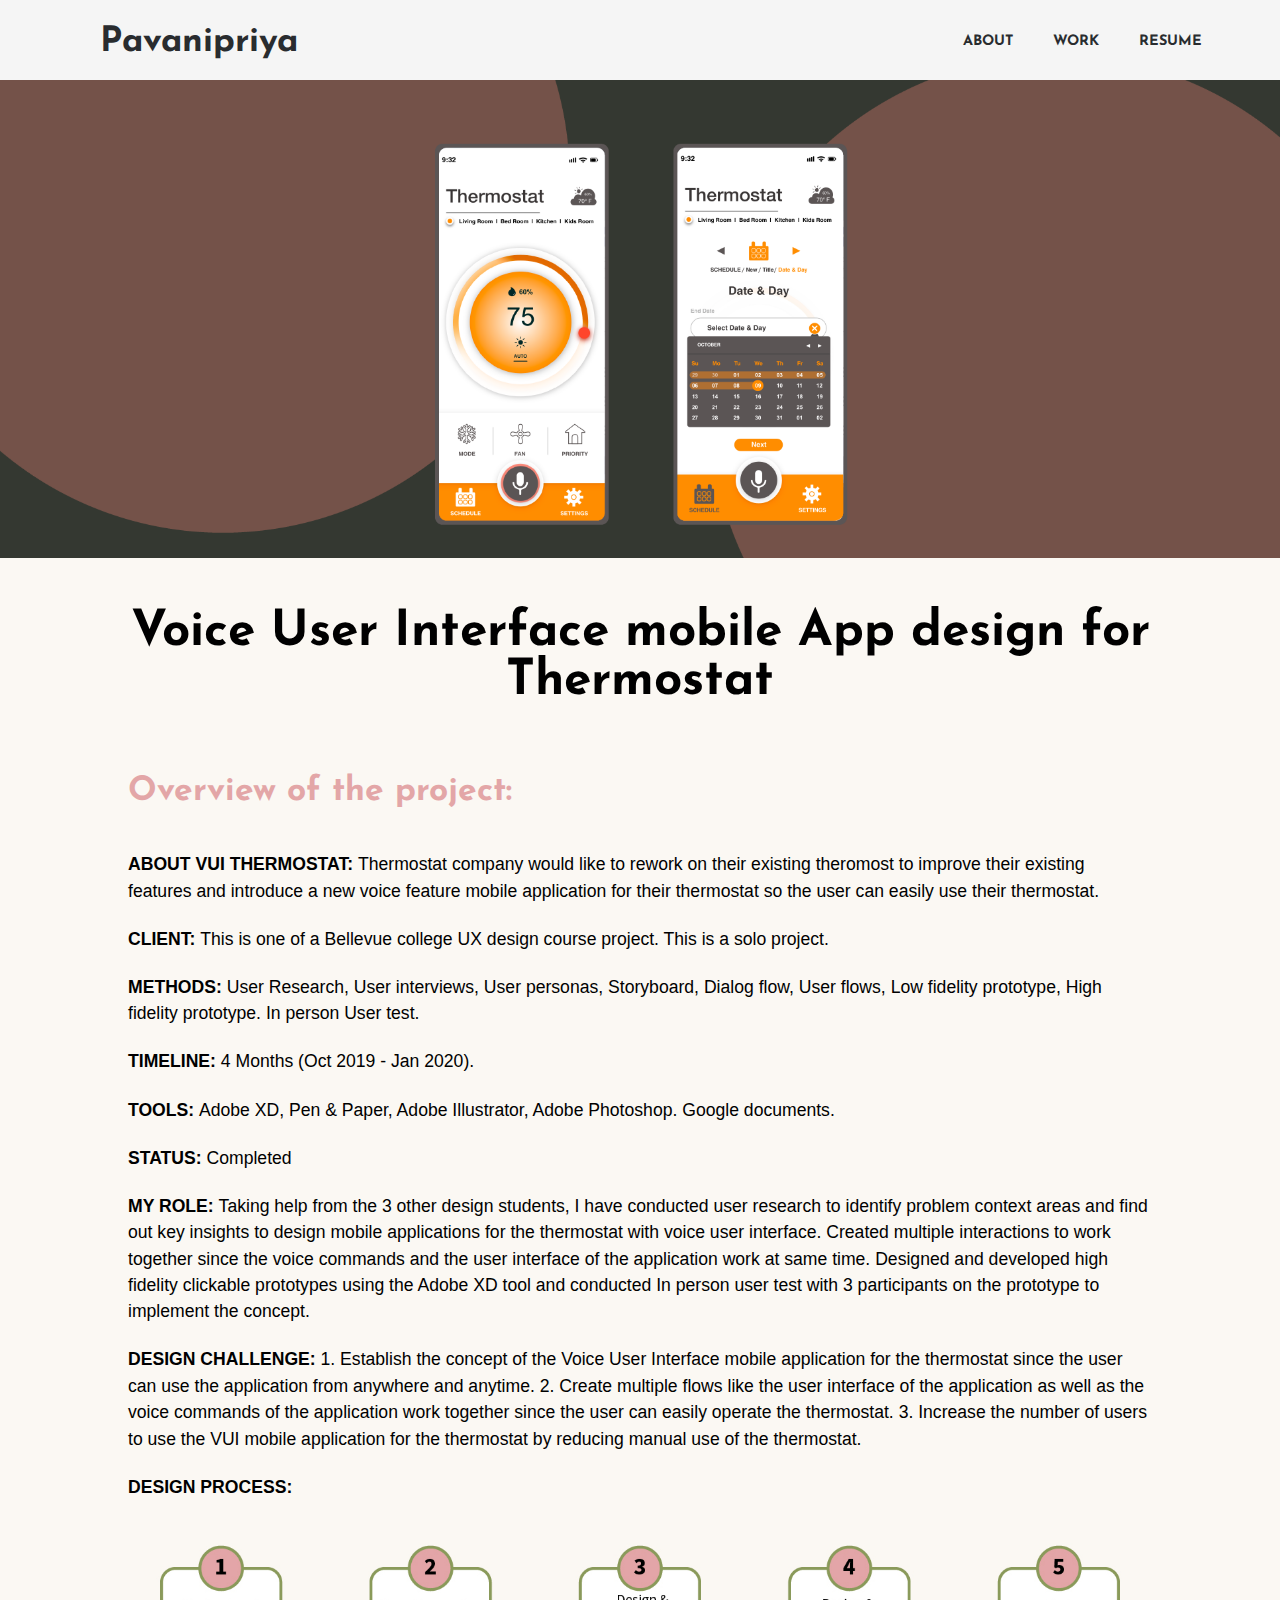
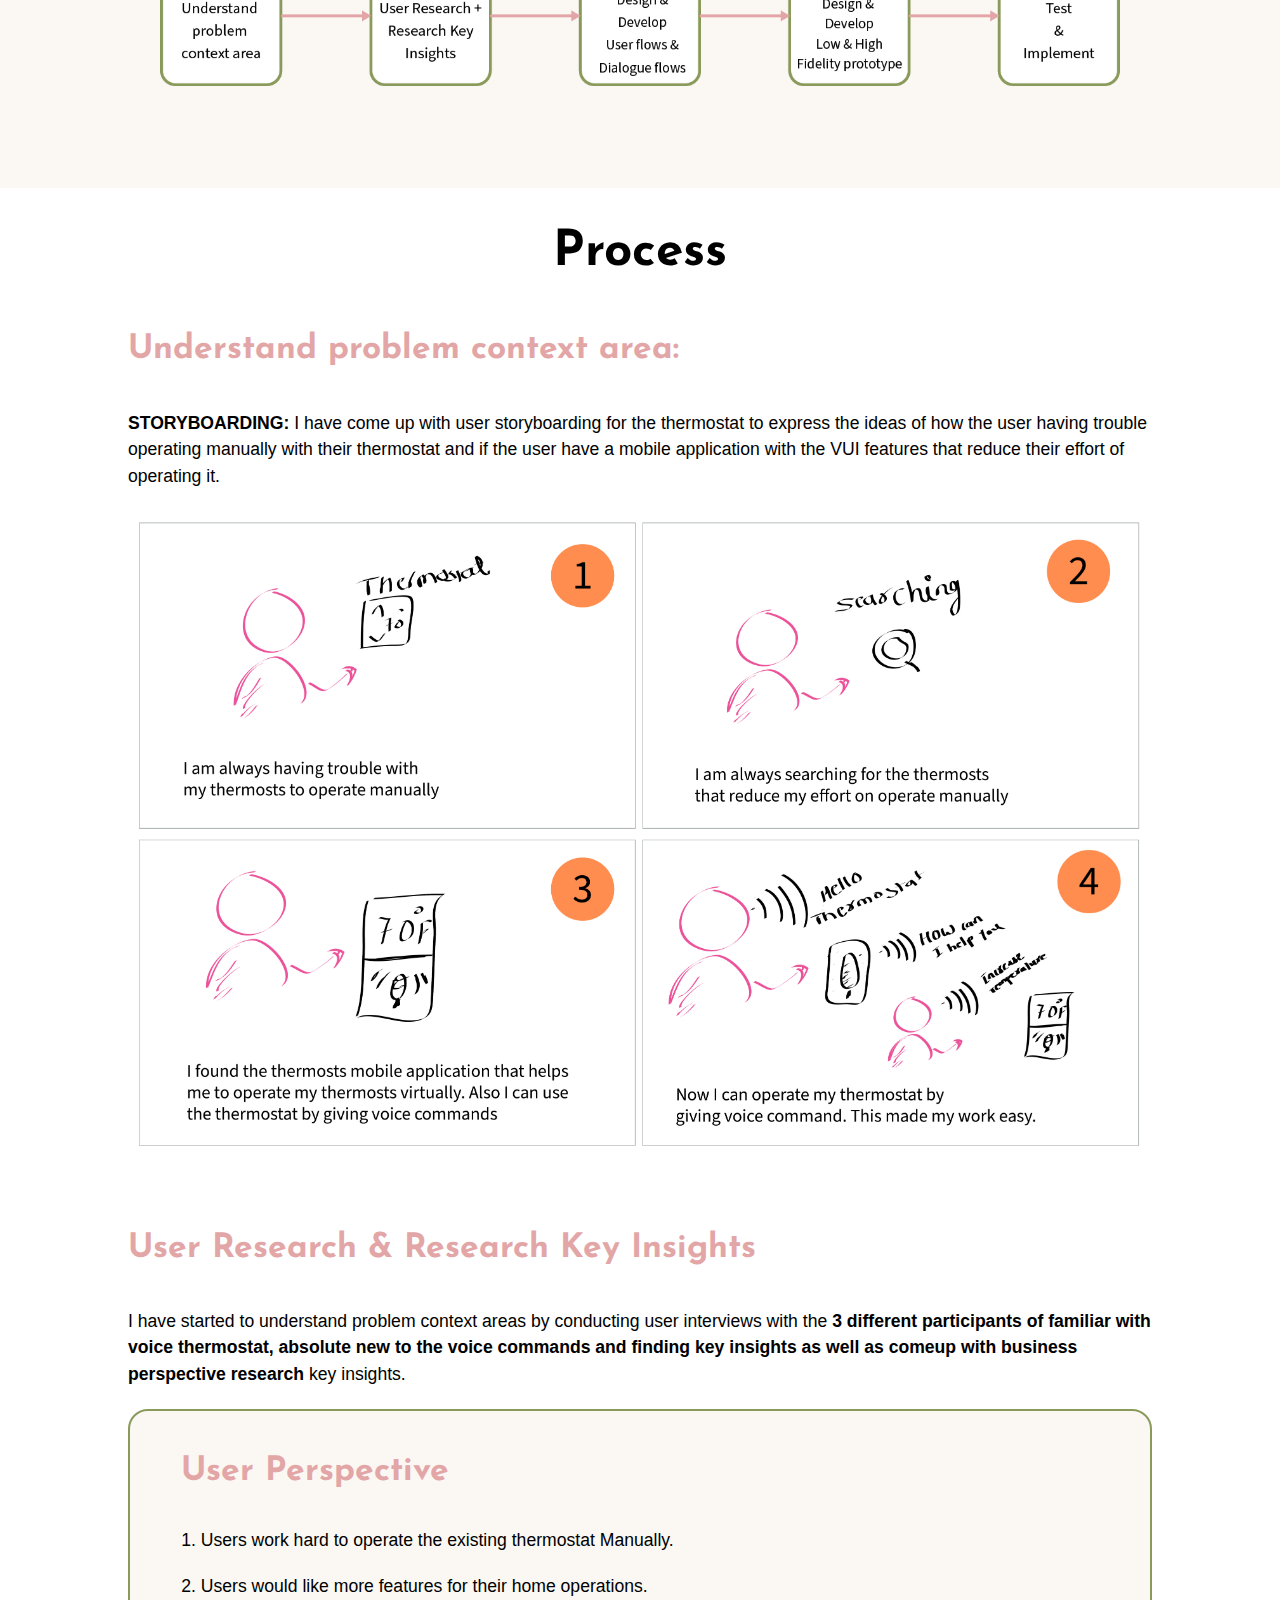
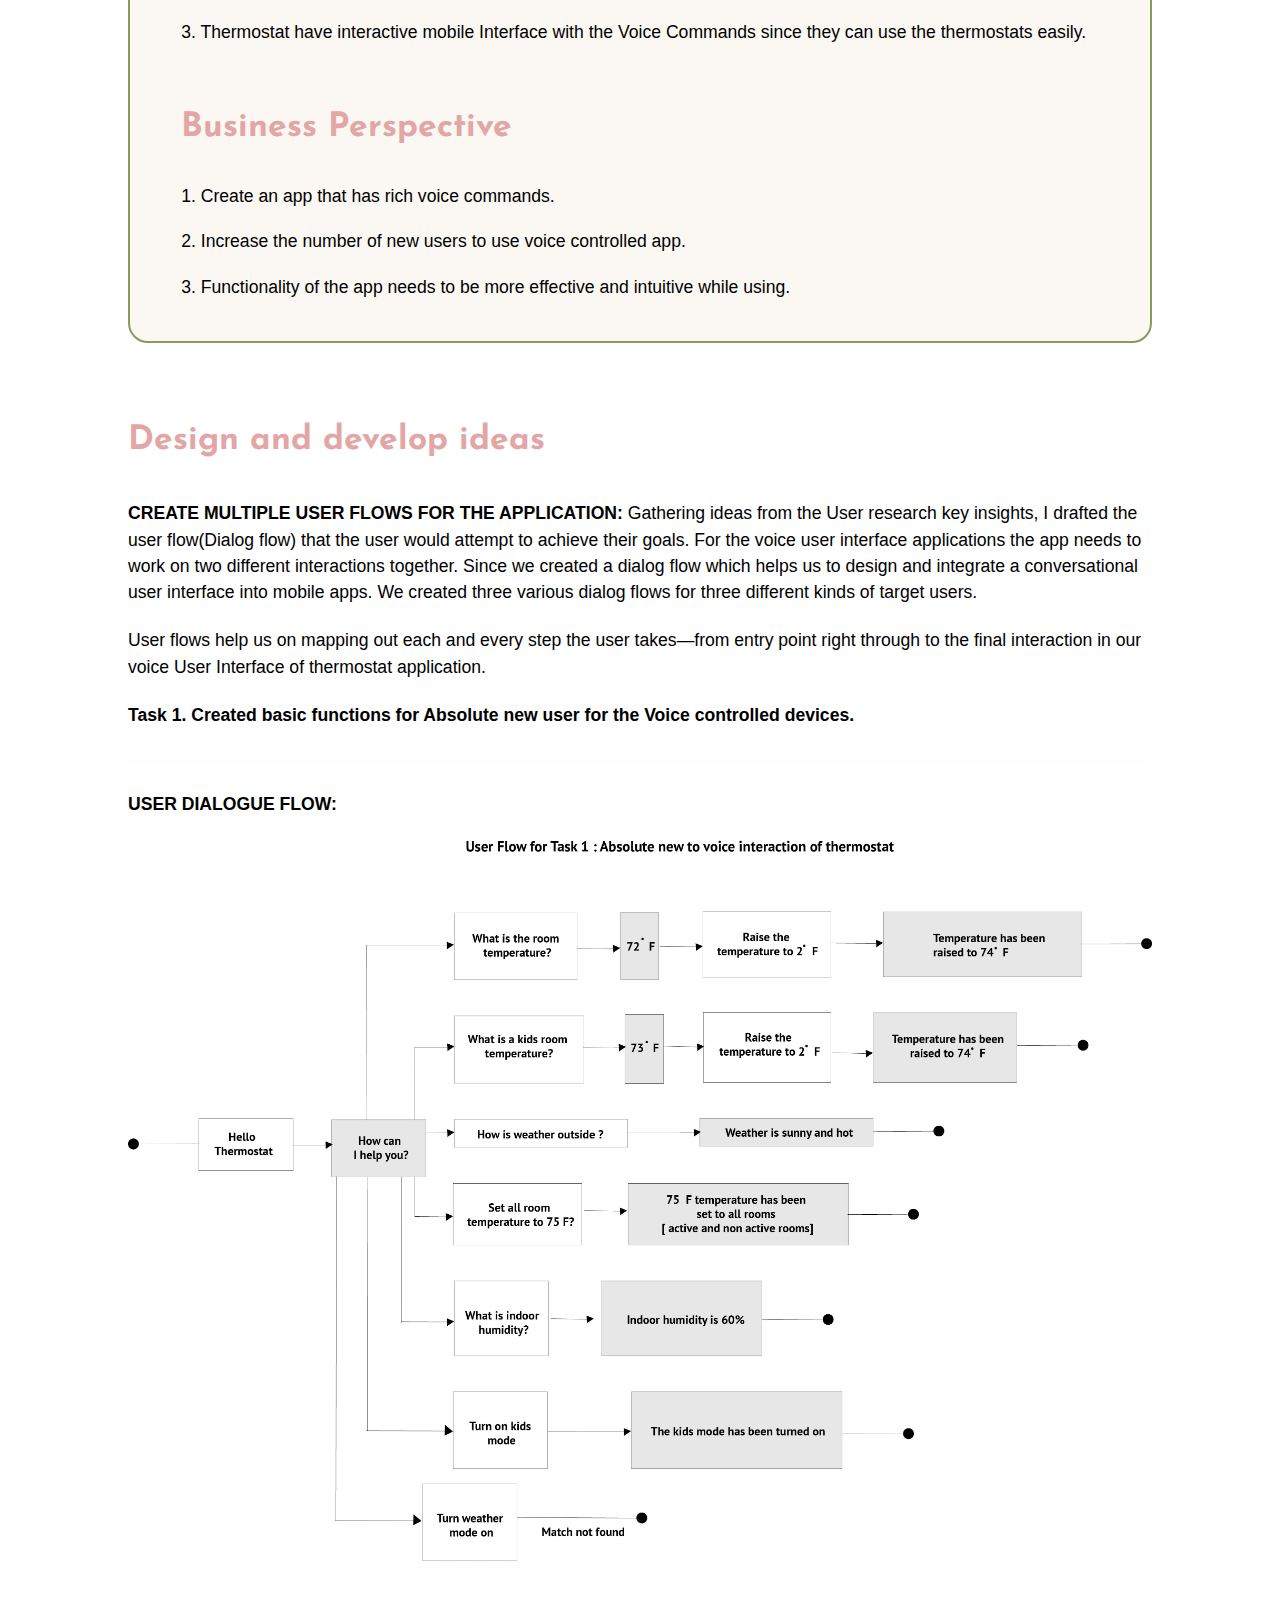
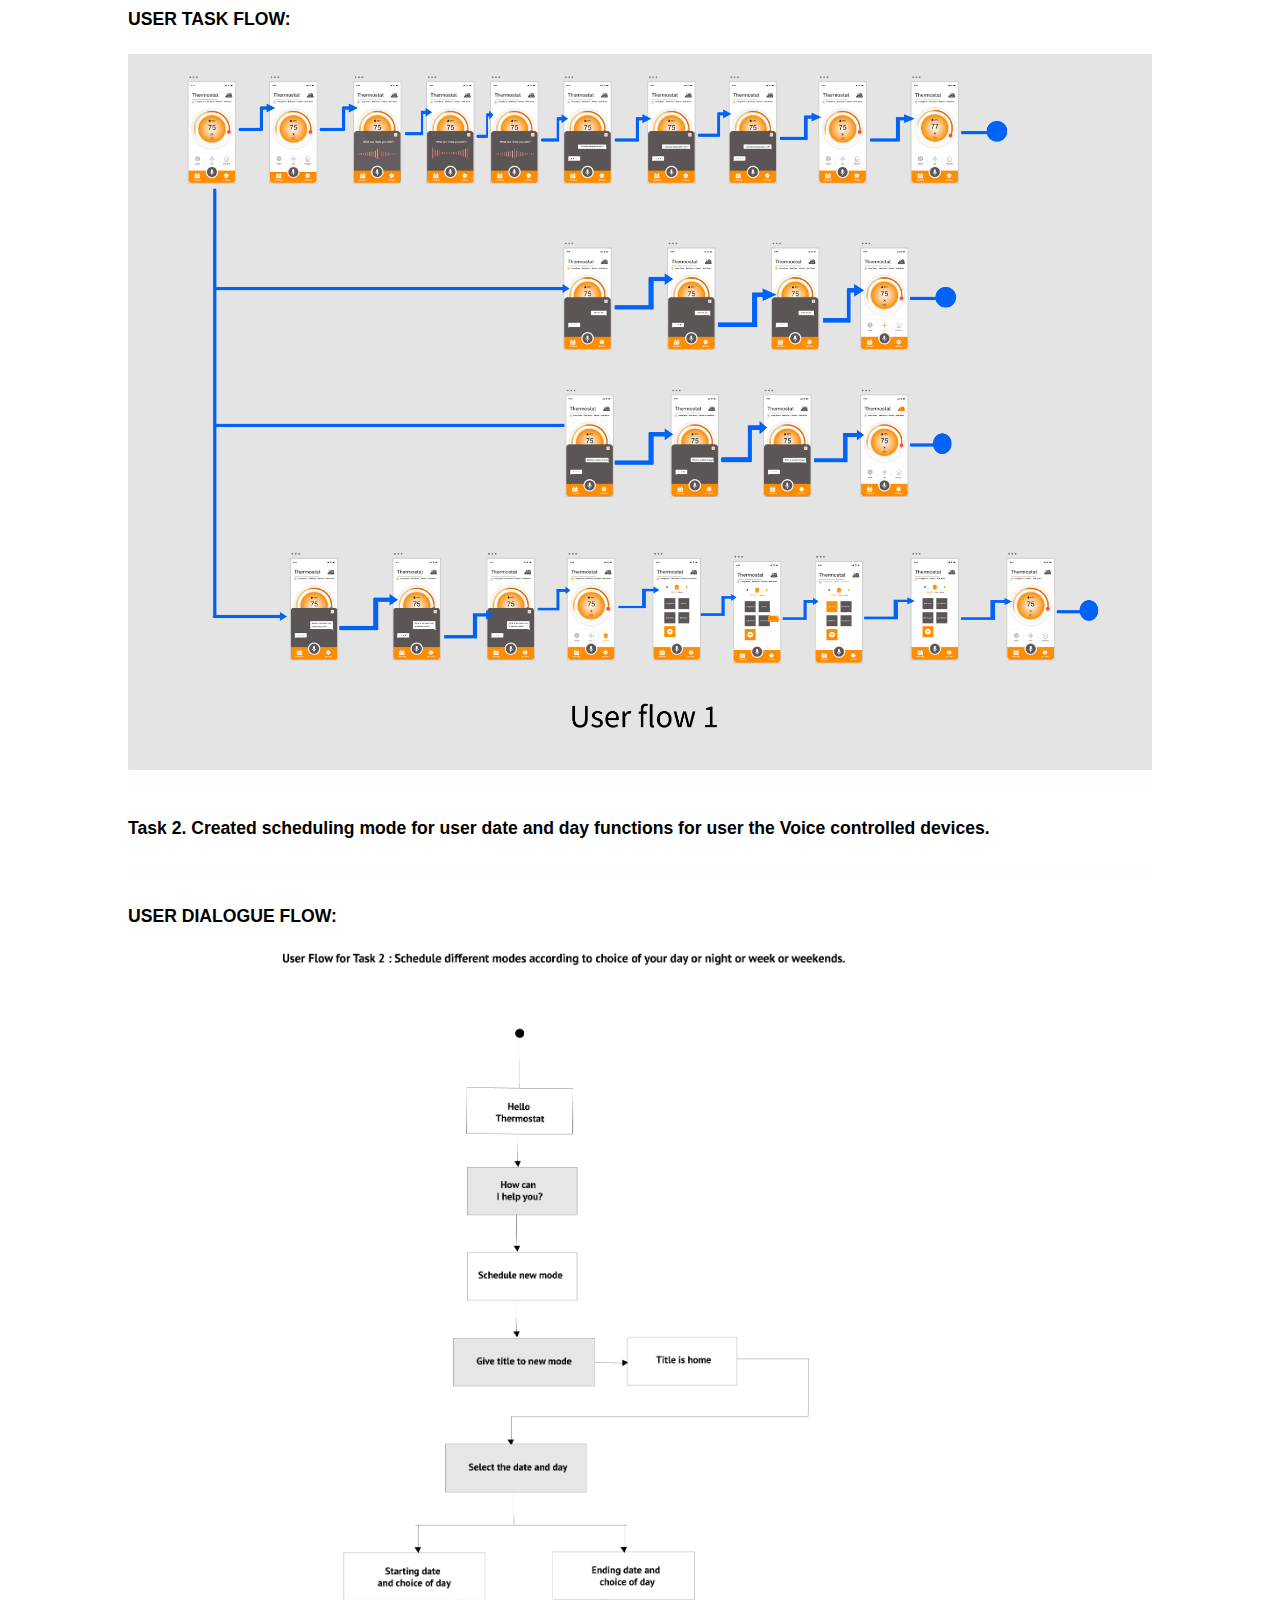
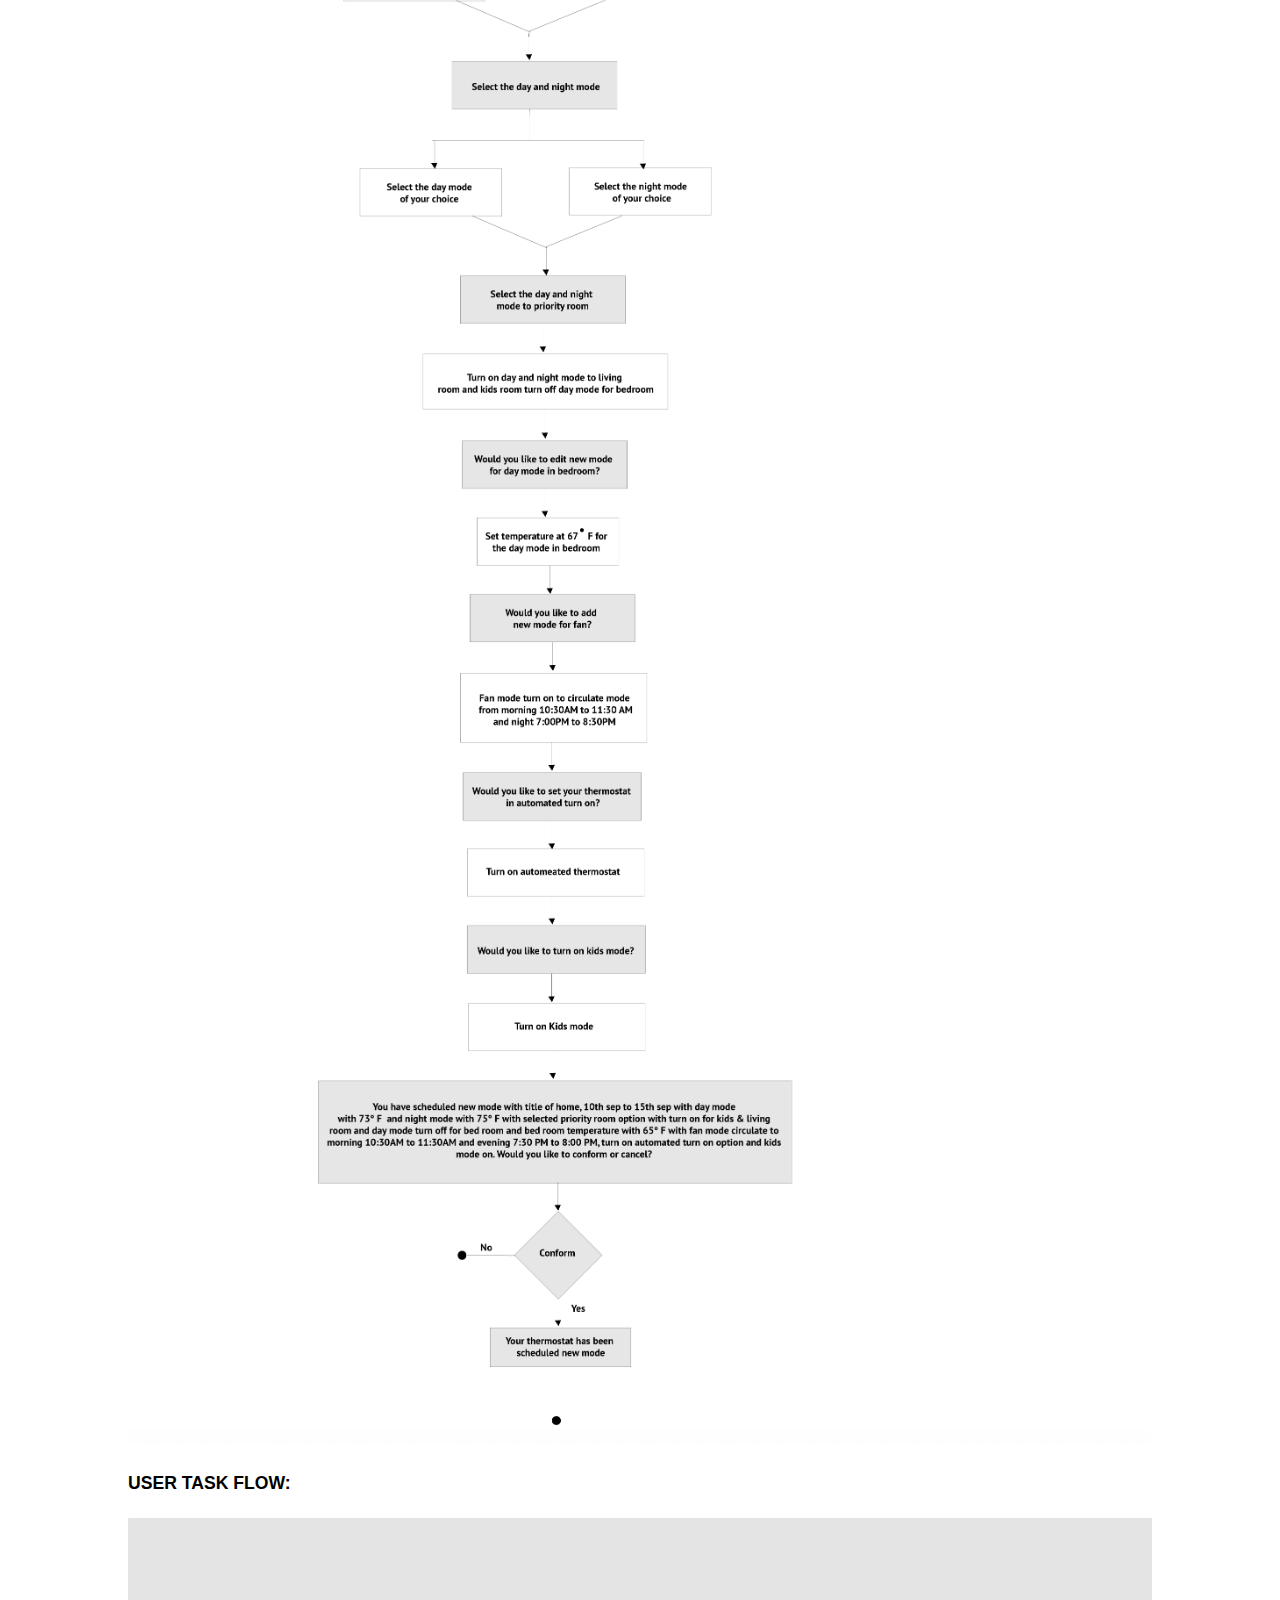
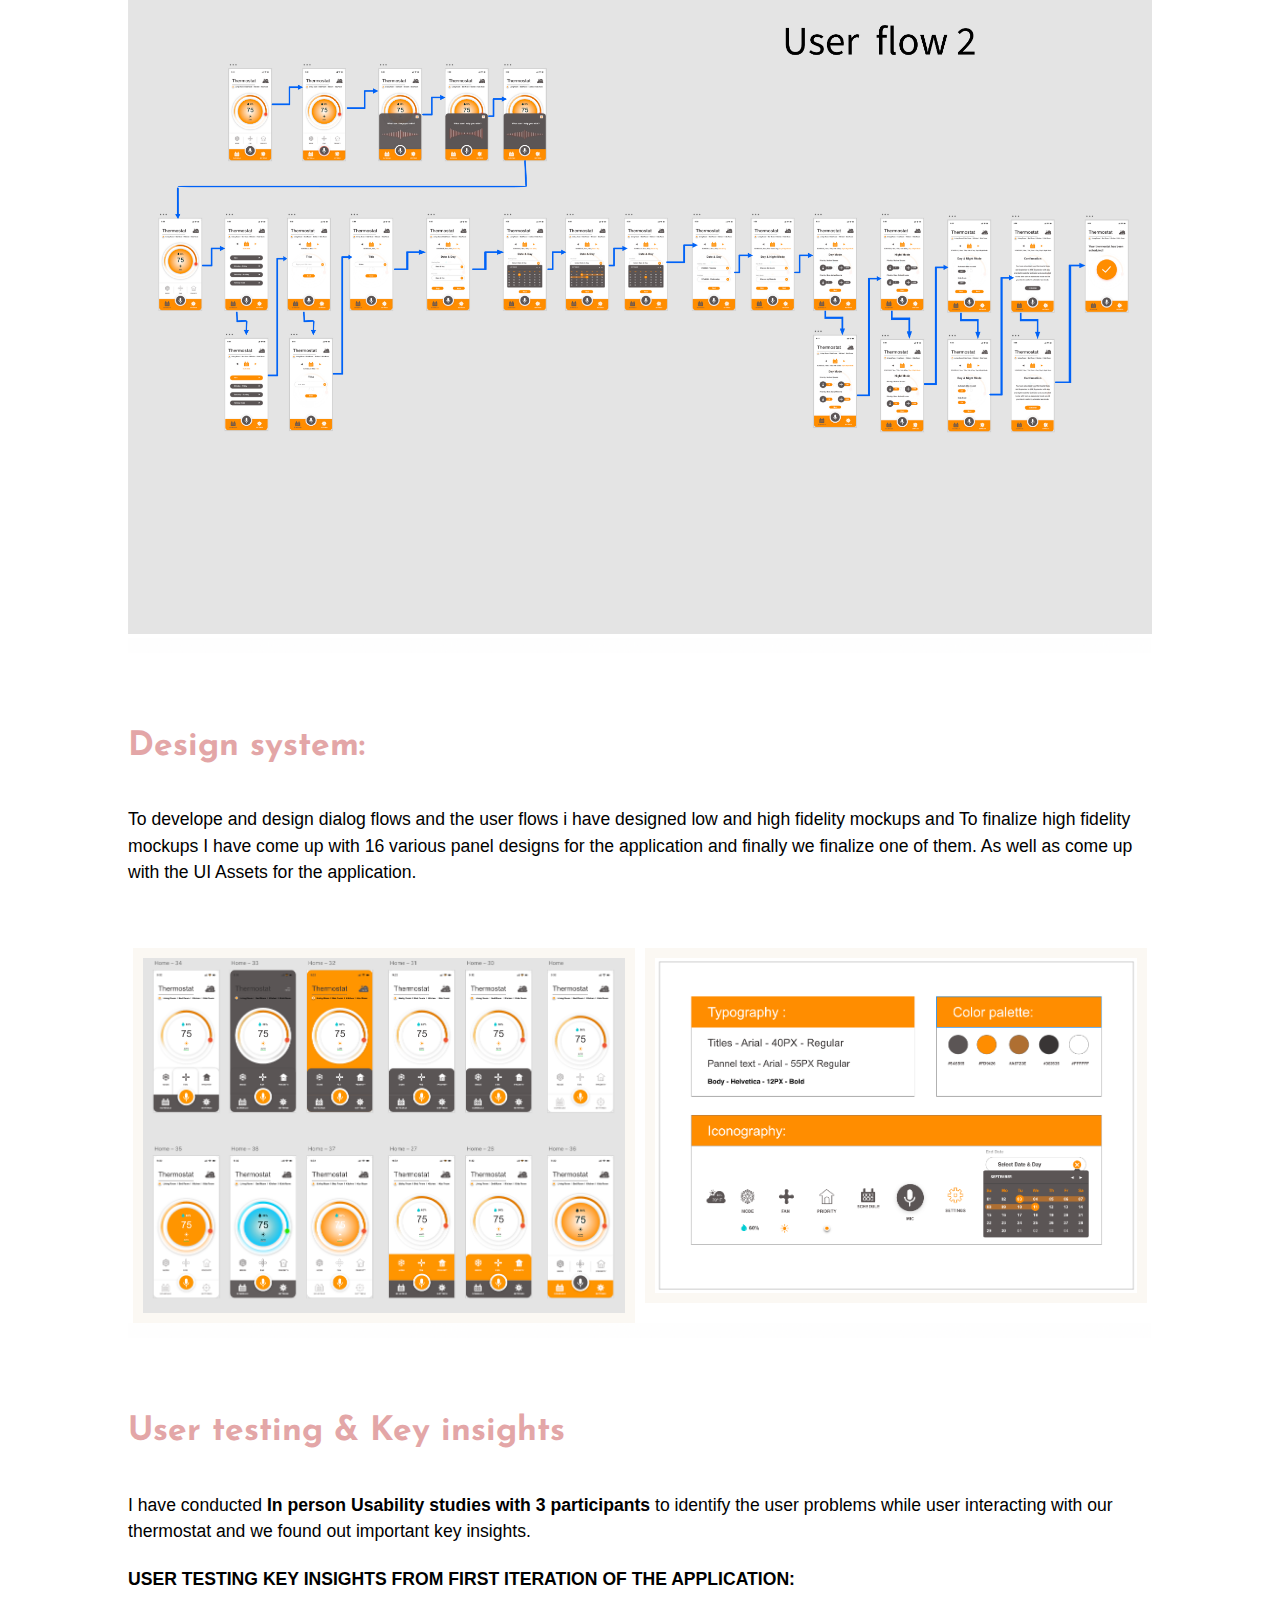
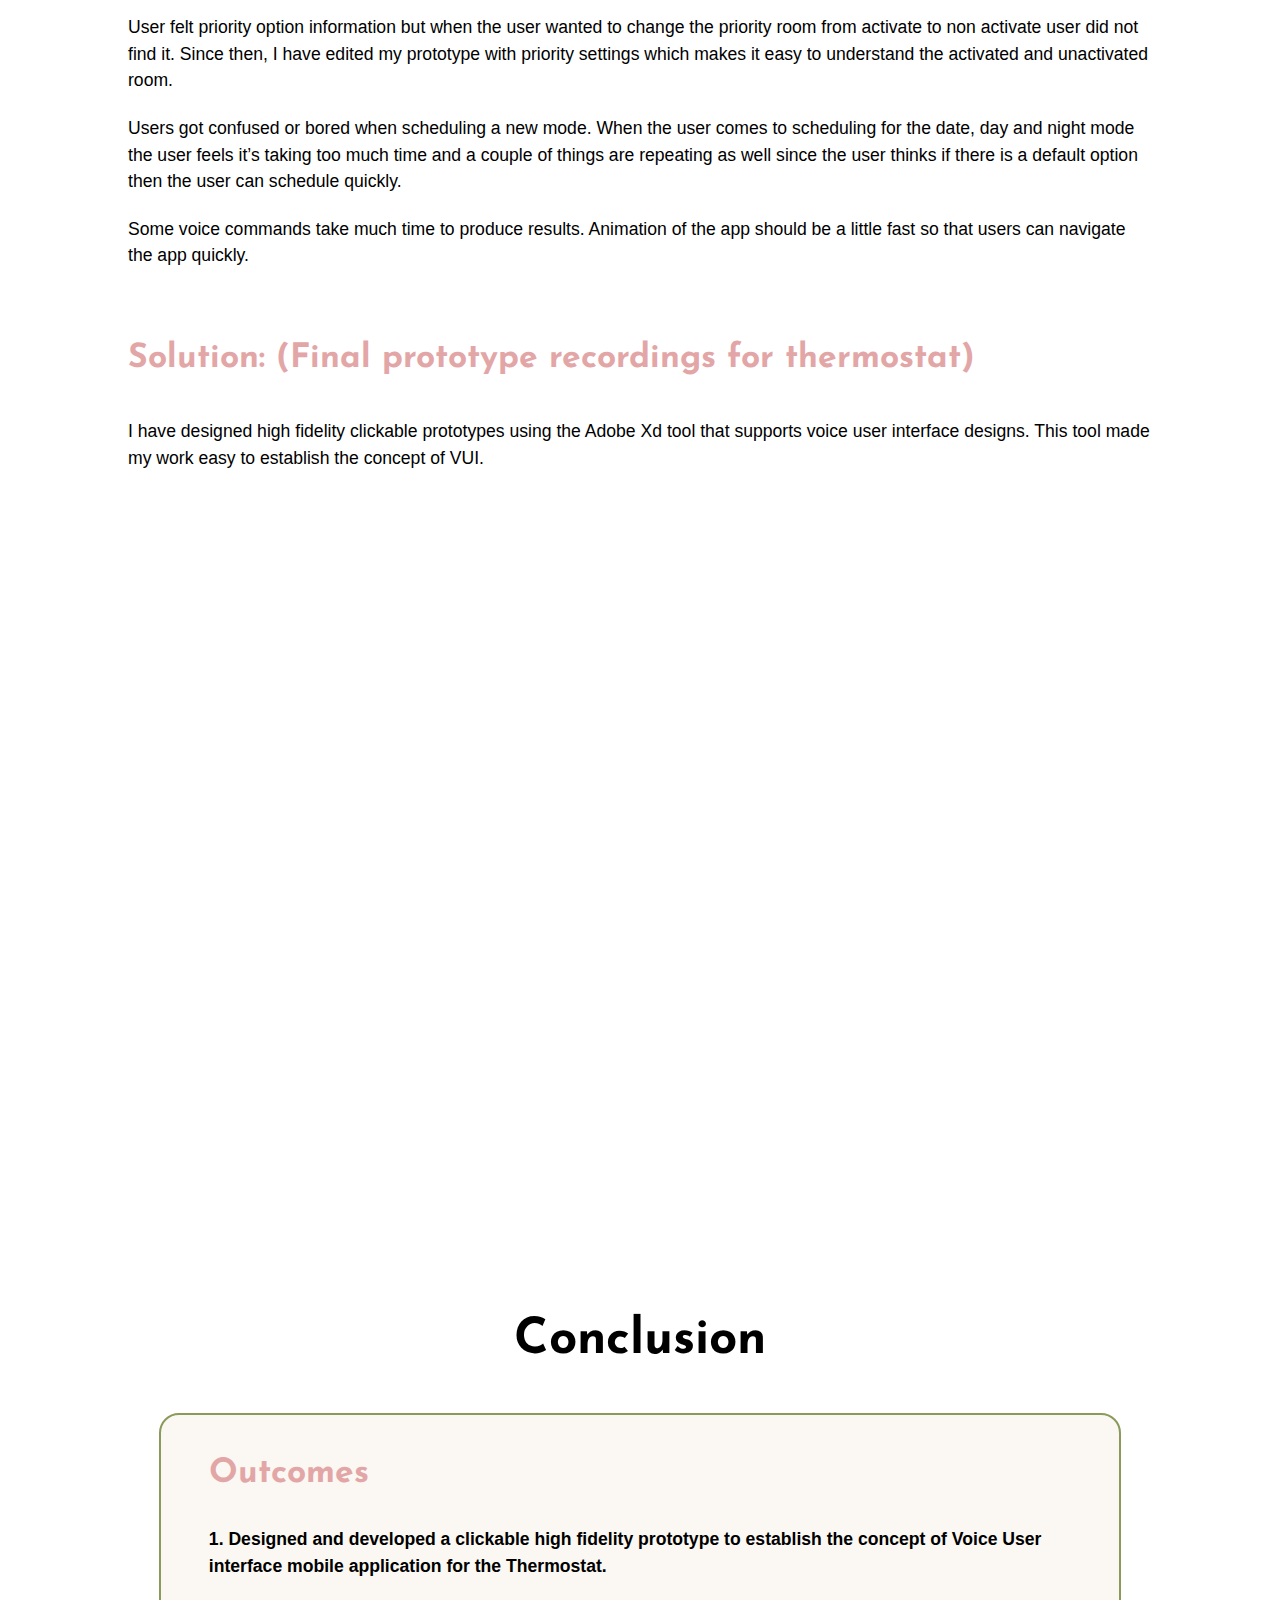
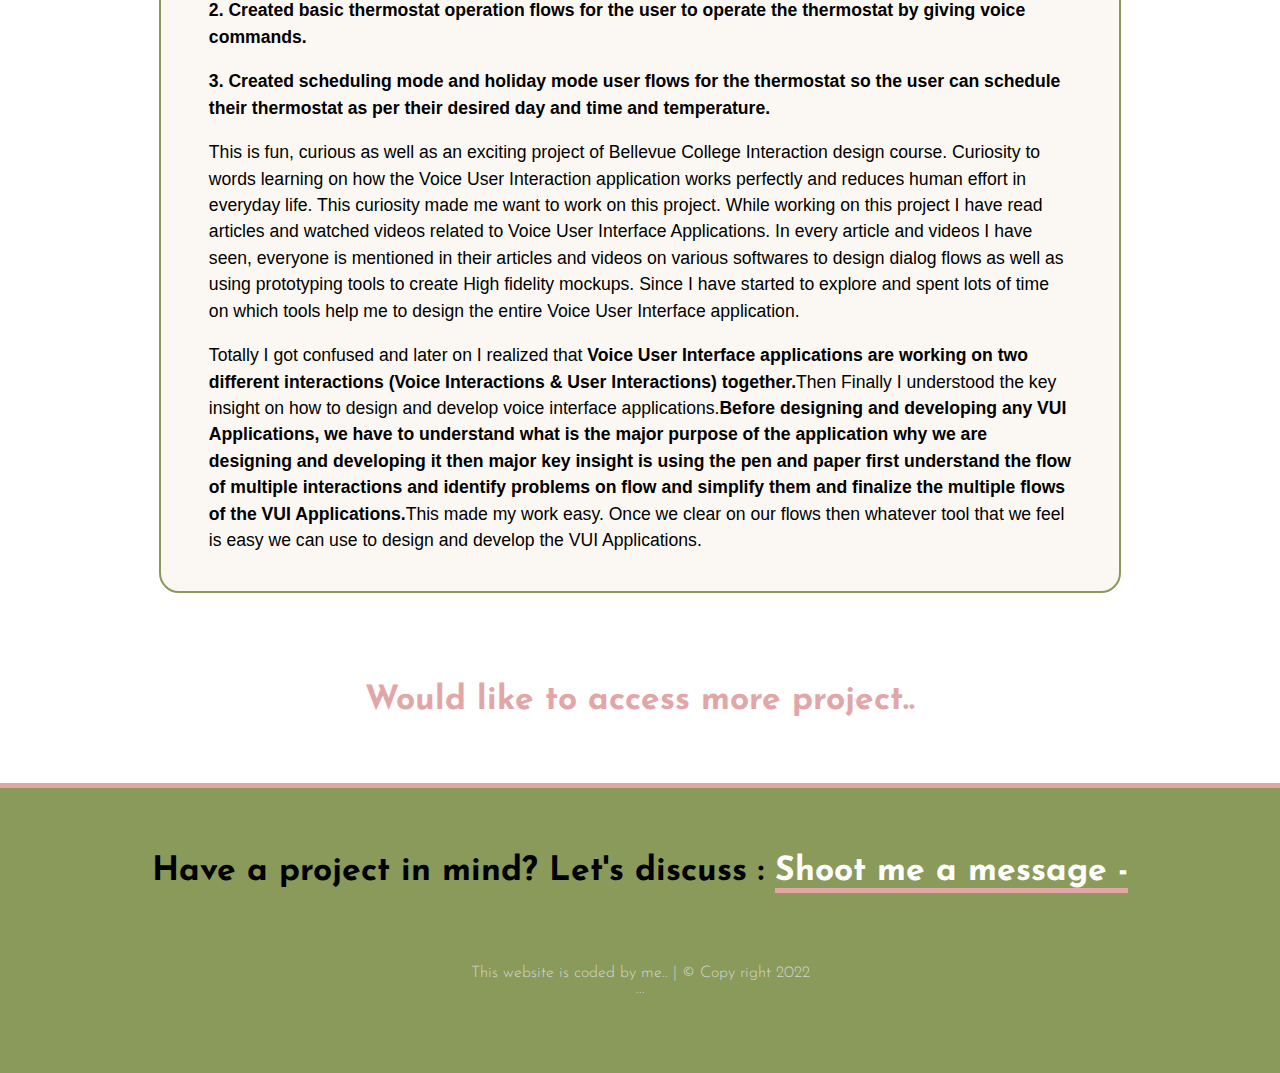
<file: WorkVoice.html>
<!doctype html>
<html lang="en">
<head>
<meta charset="UTF-8">
<title>Pavanipriya-UX Designer portfolio</title>
<link href="css/styles.css" type="text/css" rel="stylesheet">
	<meta name="viewport" content="width=device-width, initial-scale=1">
    
<link href="https://fonts.googleapis.com/css2?family=Josefin+Sans&display=swap" rel="stylesheet">
 <link rel="icon" href="favicon.jpg" sizes="18*18" type="image/svg+xml"> 
    
 <link rel="stylesheet" href="https://use.fontawesome.com/releases/v5.6.1/css/all.css" integrity="sha384-gfdkjb5BdAXd+lj+gudLWI+BXq4IuLW5IT+brZEZsLFm++aCMlF1V92rMkPaX4PP" crossorigin="anonymous">     
    
    
</head>

    <body class="WorkSuper">
    
 <header>
 
 <nav>
<input type="checkbox" id="check">
        <label for="check">
        <i class="fas fa-bars" id="btn"></i>
        <i class="fas fa-times" id="cancel"></i>
        
        
        </label>
        
    
     <label class="logo"><a class="active" href="index.html">Pavanipriya</a></label>
    <ul>
<!--     <li><a class="active" href="#">Home</a></li>   -->
       <li><a href="About.html">about</a></li>
         <li><a href="index.html#top">Work</a></li>
<!--       <li><a href="#top">Work</a></li>   -->
        <li><a href="Resume.pdf" target="_blank">Resume</a></li>  
        
        
        </ul>
    </nav>
    
      
</header>
        
      

        <img id="bottom" class="meux1" src="image/test.png" alt="voice"> 
       
     <div class="project-content">
        
         <p class="work-text">Voice User Interface mobile App design for Thermostat</p> 
         
    <div class="project-details">
        
         <p class="myskill1">Overview of the project:</p> 
        
       <p class="profile-text2"><b>ABOUT VUI THERMOSTAT: </b>Thermostat company would like to rework on their existing theromost to improve their existing features and introduce a new voice feature mobile application for their thermostat so the user can easily use their thermostat.</p>
        
        <p class="profile-text2"><b>CLIENT: </b>This is one of a Bellevue college UX design course project. This is a solo project.</p> 
        
        <p class="profile-text2"><b>METHODS: </b>User Research, User interviews, User personas, Storyboard, Dialog flow, User flows, Low fidelity prototype, High fidelity prototype. In person User test.</p> 
        
        <p class="profile-text2"><b>TIMELINE: </b>4 Months (Oct 2019 - Jan 2020).</p> 
        
        <p class="profile-text2"><b>TOOLS: </b>Adobe XD, Pen &amp; Paper, Adobe Illustrator, Adobe Photoshop. Google documents.</p> 
       
        <p class="profile-text2"><b>STATUS: </b>Completed</p> 
       
        <p class="profile-text2"><b>MY ROLE: </b>Taking help from the 3 other design students, I have conducted user research to identify problem context areas and find out key insights to design mobile applications for the thermostat with voice user interface.

Created multiple interactions to work together since the voice commands and the user interface of the application work at same time. Designed and developed high fidelity clickable prototypes using the Adobe XD tool and conducted In person user test with 3 participants on the prototype to implement the concept.

</p> 
        <p class="profile-text2"><b>DESIGN CHALLENGE: </b>1. Establish the concept of the Voice User Interface mobile application for the thermostat since the user can use the application from anywhere and anytime.

2. Create multiple flows like the user interface of the application as well as the voice commands of the application work together since the user can easily operate the thermostat.

3. Increase the number of users to use the VUI mobile application for the thermostat by reducing manual use of the thermostat.</p> 
         <p class="profile-text2"><b>DESIGN PROCESS: </b></p>
         <img src="image/voiceprocess1.jpg" alt="task-flow" >
         <p class="profile-text2"><b></b></p> 
        
         </div>     
        </div>     
        
       
<!--
        <div class="project-details">
             <p class="profile-text2"><b>DESIGN PROCESS</b></p>
          <img src="image/Designprsp.jpg" alt="voice"> 
        
        </div>      
-->
        
        
        
        
        
        
        
<!--    <p class="profile-text4">Super Purposes course page design</p>  -->
       
    
    
    <div class="wrapper">
      <p class="work-text">Process</p>
        <p class="myskill1">Understand problem context area:</p>  
         <p class="profile-text2"><b>STORYBOARDING: </b>I have come up with user storyboarding for the thermostat to express the ideas of how the user having trouble operating manually with their thermostat and if the user have a mobile application with the VUI features that reduce their effort of operating it.
</p> 
         <img src="image/Voicestoryboarding.jpg" alt="task-flow" > 
         
        
        
        
        <p class="myskills2">User Research &amp; Research Key Insights</p>
        
        <p class="profile-text2">I have started to understand problem context areas by conducting user interviews with the <b>3 different participants of familiar with voice thermostat, absolute new to the voice commands and finding key insights as well as comeup with business perspective research</b> key insights.</p>
        
        
        
        <div class="testi">
            <p class="myskill1">User Perspective</p> 
            <p class="profile-text2">1. Users work hard to operate the existing thermostat Manually.</p> 
            <p class="profile-text2">2. Users would like more features for their home operations.</p> 
        <p class="profile-text2">3. Thermostat have interactive mobile Interface with the Voice Commands since they can use the thermostats easily.</p> 
            <p class="myskills2">Business Perspective</p>    
            <p class="profile-text2">1. Create an app that has rich voice commands.</p>
             <p class="profile-text2">2. Increase the number of new users to use voice controlled app.</p>
             <p class="profile-text2">3. Functionality of the app needs to be more effective and intuitive while using.</p>
            
        </div>
        
        
        
        <p class="myskills2">Design and develop ideas</p>
        
        <p class="profile-text2"><b>CREATE MULTIPLE USER FLOWS FOR THE APPLICATION: </b>Gathering ideas from the User research key insights, I drafted the user flow(Dialog flow) that the user would attempt to achieve their goals. For the voice user interface applications the app needs to work on two different interactions together. Since we created a dialog flow which helps us to design and integrate a conversational user interface into mobile apps. We created three various dialog flows for three different kinds of target users.</p>

<p class="profile-text2">User flows help us on mapping out each and every step the user takes—from entry point right through to the final interaction in our voice User Interface of thermostat application.</p>
        
        
        <p class="profile-text2"><b>Task 1. Created basic functions for Absolute new user for the Voice controlled devices.</b></p>       
        
        
        
        
        <img src="image/WSF5.png" alt="task-flow" >
        
        
        <p class="profile-text2"><b>USER DIALOGUE FLOW:</b></p>
        
         <img src="image/taskflow1.jpg" alt="task-flow" > 
         <img src="image/WSF5.png" alt="task-flow" >
         <p class="profile-text2"><b>USER TASK FLOW:</b></p>
        <img src="image/uf1.jpg" alt="task-flow" > 
        <img src="image/WSF5.png" alt="task-flow" >
        
     <p class="profile-text2"><b>Task 2. Created scheduling mode for user date and day functions for user the Voice controlled devices.</b></p>   
        
       <img src="image/WSF5.png" alt="task-flow" >
        <p class="profile-text2"><b>USER DIALOGUE FLOW:</b></p>
        
         <img class="need" src="image/taskflowwwwww%202.png" alt="task-flow" > 
         <img src="image/WSF5.png" alt="task-flow" >
         <p class="profile-text2"><b>USER TASK FLOW:</b></p>
        <img src="image/uf2.jpg" alt="task-flow" > 
        <img src="image/WSF5.png" alt="task-flow" >  
        
        
        <p class="myskills2">Design system:</p> 
        <p class="profile-text2">To develope and design dialog flows and the user flows i have designed low and high fidelity mockups and To finalize high fidelity mockups I have come up with 16 various panel designs for the application and finally we finalize one of them. As well as come up with the UI Assets for the application.</p>
        
        <div class="fide">
       
    <img class="fideright" src="image/UIaccests.jpg" alt="task-flow" > 
     <img class="fideleft" src="image/visualvoice.png" alt="task-flow" > 
      </div>
    <img src="image/WSF5.png" alt="task-flow" >      
        <p class="myskills2">User testing &amp; Key insights</p>    
        <p class="profile-text2"> I have conducted <b>In person Usability studies with 3 participants</b> to identify the user problems while user interacting with our thermostat and we found out important key insights.</p>
       
        <p class="profile-text2"> <b>USER TESTING KEY INSIGHTS FROM FIRST ITERATION OF THE APPLICATION: </b></p>
        <p class="profile-text2">User felt priority option information but when the user wanted to change the priority room from activate to non activate user did not find it. Since then, I have edited my prototype with priority settings which makes it easy to understand the activated and unactivated room. </p>
       <p class="profile-text2"> Users got confused or bored when scheduling a new mode. When the user comes to scheduling for the date, day and night mode the user feels it’s taking too much time and a couple of things are repeating as well since the user thinks if there is a default option then the user can schedule quickly.</p>
         <p class="profile-text2">Some voice commands take much time to produce results. Animation of the app should be a little fast so that users can navigate the app quickly. </p>
        
     <p class="myskills2">Solution: (Final prototype recordings for thermostat)</p>
       
        <p class="profile-text2">I have designed high fidelity clickable prototypes using the Adobe Xd tool that supports voice user interface designs. This tool made my work easy to establish the concept of VUI.  </p>  
     
        
      
<!--        <iframe src="https://www.youtube.com/embed/D7B_mf1XdPM" frameborder="0" allow="accelerometer; autoplay; clipboard-write; encrypted-media; gyroscope; picture-in-picture" allowfullscreen></iframe> -->
 
        
<!--       <iframe src="https://youtu.be/YCStaweRRbE" frameborder="0" allow="accelerometer; autoplay; clipboard-write; encrypted-media; gyroscope; picture-in-picture" allowfullscreen></iframe>   -->
       
       
        
        
        <iframe src="https://www.youtube.com/embed/YCStaweRRbE" title="YouTube video player" frameborder="0" allow="accelerometer; autoplay; clipboard-write; encrypted-media; gyroscope; picture-in-picture" allowfullscreen></iframe>
        
        
        
<!--     https://youtu.be/YCStaweRRbE   -->
        
<!--        width="560" height="315" -->
        
        
        
        
        
        

        <div class="people1">
             <p class="work-text">Conclusion</p>
        

            <div class="testi">
                
                
            <p class="myskill1">Outcomes</p>
                
                
                <p class="profile-text2"><b>1. Designed and developed a clickable high fidelity prototype to establish the concept of Voice User interface mobile application for the Thermostat.</b></p>            
                <p class="profile-text2"><b>2. Created basic thermostat operation flows for the user to operate the thermostat by giving voice commands.</b></p>
                <p class="profile-text2"><b>3. Created scheduling mode and holiday mode user flows for the thermostat so the user can schedule their thermostat as per their desired day and time and temperature. </b></p>
                
                
                <p class="profile-text2">This is fun, curious as well as an exciting project of Bellevue College Interaction design course. Curiosity to words learning on how the Voice User Interaction application works perfectly and reduces human effort in everyday life. This curiosity made me want to work on this project. While working on this project I have read articles and watched videos related to Voice User Interface Applications. In every article and videos I have seen, everyone is mentioned in their articles and videos on various softwares to design dialog flows as well as using prototyping tools to create High fidelity mockups. Since I have started to explore and spent lots of time on which tools help me to design the entire Voice User Interface application.</p>      
                
                <p class="profile-text2">Totally I got confused and later on I realized that <b>Voice User Interface applications are working on two different interactions (Voice Interactions &amp; User Interactions) together.</b>Then Finally I understood the key insight on how to design and develop voice interface applications.<b>Before designing and developing any VUI Applications, we have to understand what is the major purpose of the application why we are designing and developing it then major key insight is using the pen and paper first understand the flow of multiple interactions and identify problems on flow and simplify them and finalize the multiple flows of the VUI Applications.</b>This made my work easy. Once we clear on our flows then whatever tool that we feel is easy we can use to design and develop the VUI Applications.</p>
                
               
                
        </div>   
                
    
        </div>
        
     
        
    </div>
    <div class="next">
            <p class="myskill3">Would like to access more project..</p>
<!--            <p class="profile-text2">Would like to access more project..</p>-->
            
<!--            <p class="work-text">Conclusion</p>-->
            
            
      <a id="be" href="WorkOrca.html">
         <i class="fas fa-arrow-alt-circle-left"></i></a><a id="ne" href="WorkVegan.html">
         <i class="fas fa-arrow-alt-circle-right"></i></a>
        
        </div>

  
    
    <footer>
        
      
        <p class="contact-headline">Have a project in mind? Let's discuss : <u>Shoot me a message - <a href="mailto:pavanipriyasajja@gmail.com"><i class="fas fa-envelope"></i></a></u> </p> 
        
        <ul>
          
            <li><a href="mailto:pavanipriyasajja@gmail.com"><i class="fas fa-envelope"></i></a></li>
          
        <li><a href="https://www.linkedin.com/in/pavanipriyasajja/" target="_blank" ><i class="fab fa-linkedin-in"></i></a></li>
        <li><a href="https://pavanipriyasajja.medium.com/"target="_blank"><i class="fab fa-medium-m"></i></a></li>
            
        <li><a href="https://dribbble.com/pavanipriya" target="_blank"><i class="fab fa-dribbble"></i></a></li>    
         
            
        <li><a href="https://www.behance.net/pavanipriycc76" target="_blank"><i class="fab fa-behance"></i></a></li> 
            
          
            <li><a href="https://www.youtube.com/channel/UC9WPMkOOBQBUBSESVdCEFHA" target="_blank"><i class="fab fa-youtube"></i></a></li>
           
        </ul>
        
       <h4> This website is coded by me..  |  &#169; Copy right 2022</h4>
        
        <h4>...</h4>
       
        
    
        <a class="up-arrow" href="#bottom"><i class="far fa-arrow-alt-circle-up"></i></a>
        
        
    </footer>
    
    </body>    
</html>
</file>
<file: css/styles.css>
* {
    padding:0;
    margin:0;
    box-sizing: border-box;
}

body{
/*  background: tan;  */
/*    overflow: hidden;*/
}

header{

    width: 100%;  
   position: fixed;
    z-index: 100;
    top: 0px;
    left: 0;
 overflow: hidden;
   
}


nav{
    background: whitesmoke;
    height:80px;
    width:100%;
/*    overflow: hidden;*/
}

label.logo{

    font-size:35px;
    line-height:80px;
    padding: 0 100px;
    font-weight:bold;
    text-decoration: none;
    
}

label.logo a{
     text-decoration: none;
    color: rgb(41 44 47);
     font-family: 'Josefin Sans', sans-serif;
}

label.logo a:hover, a:hover{
    color:rgb(227, 166, 167);
}

nav ul{
    float:right;
    margin-right:60px;

}

nav ul li{
    display:inline-block;
    line-height:80px;
    margin:0 5px;
}

nav ul li a{

    color: rgb(41 44 47);

    padding:7px 13px;
    border-radius:3px;
    text-transform:uppercase;
     text-decoration: none;
    font-size:0.9em;
     font-family: 'Josefin Sans', sans-serif;
    font-weight: bold;
}



a.active{
    transition: .5s;
}

.checkbtn{
    font-size:30px;
/*    color:white;*/
     color: rgb(41 44 47);
    float:right;
    line-height:80px;
    margin-right: 40px;
    cursor: pointer;
    display:none;
}


#check{
    display:none;
}





label #btn,
label #cancel{

     color: rgb(41 44 47);
    font-size:30px;
    float:right;
    line-height:80px;
    margin-right:40px;
    cursor:pointer;
    display:none;
}



.profile{
    float:left;
    width:50%;
    background: rgb(227, 166, 167);
    margin-top:2.12%;
    
}

.profile-info{
    float:right;
    width:50%;
     background: rgb(227, 166, 167);
}


.profile-image{
    width:70%;
  margin:0 12% 0 12%;
    
}


.profile-text{
   
        font-size:1.7em;
    line-height: 1.5;
    font-family: 'Josefin Sans', sans-serif;
    margin-right:12%;
}


.profile-text1{
   font-size:4.2em;
    font-family: 'Josefin Sans', sans-serif;
    margin:12% 0 5% 0;
    font-weight: bold;
}


.profile-text2{
     font-size:1.1em;
    font-family:'Lato', sans-serif;
    line-height: 1.5;
}

.profile-text3{
  font-size:2.1em; 
    font-weight: bold;
    font-family: 'Josefin Sans', sans-serif;
    padding:4.12% 0;
}

.profile-text4{
font-size:3.1em;
    font-family: 'Josefin Sans', sans-serif;
    margin:8% 0 5% 0;
    font-weight: bold;
    text-align: center;
}



.profile-text5{
  font-size:2.1em; 
    font-weight: bold;
    font-family: 'Josefin Sans', sans-serif;
    text-align: end;
    color:rgb(227, 166, 167);
}



.btn{
    width:250px;
    height:60px;
    border-color: white;
    border-radius: 50px;
    border:2px solid rgb(138, 154, 90);
    margin:4% 0 4% 0;
     font-family: 'Josefin Sans', sans-serif;
     font-size:1.2em;
    color:white;
    background: rgb(138, 154, 90);
  
   
}


.mybutton{
    text-decoration: none;
    color:white;

}


.btn:hover, .btn1:hover{
    background-color:rgb(41 44 47);
    border:none;
    cursor: pointer;
    
}




.btn1{
    width:180px;
    height:50px;
    border-color: white;
    border-radius: 50px;
    border:2px solid rgb(138, 154, 90);
    margin:4% 0 4% 0;
     font-family: 'Josefin Sans', sans-serif;
     font-size:1.2em;
    color:white;
    background: rgb(138, 154, 90);
  
   
}




.project-images{
     border-radius: 30px;
    padding:2%;
}


.testimoni{
    font-size:1.1em; 
    line-height: 1.8;
    justify-content: center;
     font-family:'Lato', sans-serif;
}




.testi{
    padding:2% 5%;
    border-radius: 20px;
    border:2px solid rgb(138, 154, 90);
    margin-bottom: 30px;
    background-color:#fbf8f3;
}



.testi1{
    padding:2% 5%;
    border-radius: 20px;
    border:2px solid rgb(138, 154, 90);
    margin-bottom: 100px;
    background-color:#fbf8f3;
    
}





.people{
    clear:both;
    margin:10% auto;
    padding-top:4.12%;
    padding:3.12% 3% 0% 3%;  
}

.people1{
    clear:both;
    margin:10% auto;
/*    padding-top:4.12%;*/
    padding:0 3% 0% 3%;  
}





#banner1{
    padding:4% 0% 4% 0%;
   background: rgb(227, 166, 167);
    margin-top:75px;
    height:820px;
     clear: both;
    
}





#banner img{
    width:60%;
/*    padding-top:2.12%;*/
}



.wrapper{
     max-width: 1200px;
/*    background:beige;*/
    margin:0 auto;

        
}






.row{
    clear: both;
   
}


p{
    margin:2.12% 0;
}


.third{
    width:31.91%;
    margin-right:2.12%;

    background: #f9f9f9;
    float:left;

    margin-bottom: 2.12%;
    margin-top:2%;
}

.third:last-of-type{
    margin-right: 0;
}


.col8{
    width:48.93%;

    float:left;
    margin-top:1.12%;
    margin-bottom:1.12%;
    padding:4% 4%;
background-color:#fbf8f3;

}


.col8:last-of-type{
    float:right;
    
}



img{
    max-width: 100%;
}






u{
    border-bottom:5px solid rgb(227, 166, 167);
    text-decoration: none;
    color:white;
}



h4{
    color:lightgray;
    font-weight: 300;
    text-align: center;
   font-family: 'Josefin Sans', sans-serif;
}


footer{
    clear:both;
    margin:0 auto;
   background: rgb(138, 154, 90);
   padding:2.12% 0 5% 0;
    border-top:5px solid rgb(227, 166, 167); 
    
}


i{
    font-size:25px;
   
     color:rgb(227, 166, 167);
}

i:hover{
      color:rgb(41 44 47);
}

footer ul{
    display:flex;
     justify-content: center;
    margin:0% 0 0.5% 0; 
   
}

footer li{
    float:left;

    list-style-type: none;
    padding:1.2%;
}

.up-arrow{
    float:right;
    font-size:30px;
    margin:0 3% 3% 0;
   
}



.contact-headline{
   font-size:2.1em; 
/*    margin-top:4.12%;*/
    font-weight: bold;
    font-family: 'Josefin Sans', sans-serif;
    padding:1% 0; 
    text-align: center;
}









/*-----About page-----*/



.meux{
    width:100%;
/*  padding:5% 6% 5% 6%;*/
/*    padding:5%;*/
    padding:75px 0% 0.3% 0%;
}

.about-text{
    font-size:1.1em;
    line-height: 1.5;
    font-family: 'Lato', sans-serif;
 text-align: justify;
  text-justify: inter-word;
/*    margin-right:12%;*/
}



.myskill1{
    font-size:2.1em; 
    font-weight: bold;
    font-family: 'Josefin Sans', sans-serif;
    padding:0.5% 0 2.12% 0;
   color:rgb(227, 166, 167);
    
}

.myskills2{
    font-size:2.1em; 
    font-weight: bold;
    font-family: 'Josefin Sans', sans-serif;
    padding:5% 0 2.12% 0;
   color:rgb(227, 166, 167);
}


.myskill3{
    font-size:2.1em; 
    font-weight: bold;
    font-family: 'Josefin Sans', sans-serif;
    padding:0% 0 1% 0;
   color:rgb(227, 166, 167);
    
}









/*-------  Work-------*/


.meux1{
    width:100%;
/*  padding:5% 6% 5% 6%;*/
/*    padding:5%;*/
    padding:75px 0% -3% 0%;
}

.work-text{
    font-size:3.1em;
    font-family: 'Josefin Sans', sans-serif;
    margin:-1.5% 0 5% 0;
    font-weight: bold;
    text-align: center;
    padding-top:4.12%;
}





.project-content{
     width:100%;
/*   height:300px;*/
    background-color:#fbf8f3;
    margin:1% auto;
/*    background-color: rgb(227, 166, 167);*/
    
}

.project-details{
/*    width:80%;*/
    margin:0 14%;
    padding-bottom: 4.12%;
}

.WorkSuper .wrapper{
/*    width:80%;*/
    margin:0 14%;
/*    padding-bottom: 4.12%;*/
}


.next{
   justify-content: center;
    text-align: center;
    padding:1% 0 1% 0;
    margin:-4% 0 1% 0;
}

.fideleft{
    float:left;
    width:49%;
    background-color:#fbf8f3;
/*    margin:0 0 0 1%;*/
     margin:0 0.5%;
    padding:1%;
/*    border:1px solid lightgray;*/
}





.fideright{
    float:right;
    width:49%;
     background-color: #fbf8f3;
    padding:1%;
/*    border:1px solid lightgray;*/
    margin:0 0.5%;
/*    margin:0 1% 0 0;*/
}

.fide{
    padding:4% 0 4% 0;
    margin-top:2.12%;
    margin-bottom:2.12%;
    clear:both;
}




.note{
    font-size:1.1em;
    font-family:'Lato', sans-serif;
    line-height: 1.5;
    color:rgb(138, 154, 90);
}


.need{
    width:55%;
    text-align: center;
    margin:0 15%;
}






/*   Embedded container---*/


#embedded{
    display:block;
/*    justify-content: center;*/
    margin-left:4.12%;
    
    
}


iframe{
    width:100%;
    height:680px;
/*    float:left;*/
    padding:4.12%;
    margin-bottom:1.12%;
    padding:2.12% 8.12% 
}

#embed{
    width:100%;
    
}









/*---------Media Queries for the website----------*/














@media screen and (max-width:1980px) {
    
    body{
/*        background:green;*/
    }
    
    #banner1{
/*    padding:2% 0;*/
    height:900px;
}
 

    
    
    
    
  footer{
    
  
  
   padding:2.12% 0 10% 0;
    
    
}  


    
}


@media screen and (max-width:1920px) {
    
    body{
/*        background:blue;*/
    }
   
    #banner1{
/*    padding:2% 0;*/
    height:880px;
}
    
   
}



@media screen and (max-width:1450px) {
    body {
/*        background: red;*/
    }
    
    .about-text{
        padding:0 4%;
    }
    
    
    .meux1{
    margin-top:2.12%;
} 
    
    #banner1{
    padding:2% 0;
    height:700px;
}

    
    .profile-text{
        font-size:1.5em;
   
}


.profile-text1{
   font-size:3.8em;

}
   
    footer{
    
  
   padding:2.12% 0 6% 0;
   
    
}
    
   .WorkSuper .wrapper, .project-details{
/*    width:80%;*/
    margin:0 10%;
    }
    
    
    
  
}










@media screen and (max-width:1200px) {
    body {
/*        background:orange;*/
    }
    
    .profile-text1{
   font-size:3.4em;

} 
    
   .profile-text{
        font-size:1.4em;
   
} 
  
    
     .WorkSuper .wrapper, .project-details{
/*    width:80%;*/
    margin:0 5%;
    }
    
 .meux1{
    margin-top:4.12%;
}   
    
    
  .people{
   
    margin:14% auto;
   
    padding:4.12%% 5% 0% 5%;  
}  
    
    
/*
  #clickable{
    width:30%;
}  
*/
  
   

}






@media screen and (max-width:1000px) {
    
     label.logo{
        font-size:30px;
        padding-left:50px;
    }
    
    nav ul li a{
        font-size:0.9em;
    }
    
    .meux1{
    margin-top:4.12%;
} 
    
    
    body {
/*        background: #666;*/
    }
    
    
     .WorkSuper .wrapper, .project-details{
/*    width:80%;*/
    margin:0 6%;
    }
    
    
     #banner1{
    padding:3% 0;
    height:650px;
}
    
  .profile-image{
    width:100%;
/*  margin:0 12% 0 12%;*/
      padding-right: 5%;
    
}

   .profile-text1{
   font-size:2.8em;

} 
    
   .profile-text{
        font-size:1.2em;
   
}   
    
.about-text{
    font-size:1.1em;
    }

.profile-text2{
     font-size:1em;
    padding:0.2% 0 0 0;
   
}

.profile-text3{
  font-size:1.8em; 
    
}

.profile-text4{
font-size:2.5em;
    
}



.profile-text5{
  font-size:1.8em; 
   
}

    .work-text{
       font-size:2.5em;
        line-height: 1.5;
        margin:0 15%;
    }    
    
   
 .testimoni{
    font-size:1em; 
  
}
   
  .contact-headline{
   font-size:1.5em; 

}

    .myskill1{
        font-size:1.8em;
    } 
    
    .myskills2, .myskill3{
        font-size:1.8em;
        line-height: 1.1;
    } 
    
    
/*
    #logo{
    width:180px;
    
}
*/
     i{
    font-size:20px;
    
}
   
/*
    #banner1{
        padding:10% 0;}
*/
    
    footer li{
   
   
    padding:2%;
}
    
    
/*
    .banner{
    font-size:1.5em;
         padding:18% 2%; 
}
*/
/*
    .about h1{
        font-size:2.5em;
    }
*/
    


    u{
   
    border-bottom:3px solid rgb(227, 166, 167);
    
    
}
    footer ul{
     margin:0.5% 0 0.5% 0;
    }
    
/*
#clickable{
    width:35%;
}
*/
  
   
    
    
    
    
 
   
}





















@media screen and (max-width:800px) {
    
    body {
/*        background: yellow;*/
/*        overflow: hidden;*/
    }
    
    
    .profile-image{
    width:80%;

      
    
}
    
 
    
    .work-text{
        margin:0 12%;
        padding-bottom: 2%;
    }    
    
    .meux1{
    margin-top:6.12%;
} 
    
    
    
    
    
/*
  .profile{
    float:none;
    width:60%;
   
    margin-top:none;
    
}
*/

/*
.profile-info{
    float:none;
    width:60%;
     background: rgb(227, 166, 167);
    margin-top:none;
}  
*/
    
   #banner1{
       padding: 3% 2% 5% 2%;
/*    padding:3% 0%;*/
    height:auto;
       background: rgb(227, 166, 167);
}  
    
    
    
    
    
  .testi{
    padding:2% 5%;
    border-radius: 20px;
    border:2px solid rgb(138, 154, 90);
    margin-bottom: 30px;
    background-color:#fbf8f3;
}

.people{
    clear:both;
    margin:10% auto;
   padding:0 3%;
/*    padding:3.12% 3% 0% 3%;  */
}

    .contact-headline{
        line-height: 1.8;
        padding:2% 2%;
        margin:4% 2% 0 2%;
    } 
    
    
    
  
    
    
    
    
    
    footer{
        height:240px;
    }
    
    
    
    
    
    
     .checkbtn{
        display:block;
    }
    
    ul{
/*        overflow: hidden;*/
        position:fixed;
        width:100%;
        height:300vh;
        background: White;
        top:80px;
        left:-100%;
        text-align:center;
        transition: all .5s;
    }
    
    nav ul li{
        display:block;
        margin:50px 0;
/*        margin:30px 0;*/
        line-height:30px;
    }
    
    nav ul li a{
        font-size:20px;
    }
    
    a:hover, a.active{
        background:none;
        color:rgb(227, 166, 167);
        
    }
    
    #check:checked ~ ul{
        
        left:0;
    }  
    
   /*second version*/
    
    label #btn{
        display:block;
    }

    #check:checked ~ label #btn{
        display: none;
    }
    
     #check:checked ~ label #cancel{
        display:block;
    }
    
    
/*
    section{
        background: url(abr1.jpg) no-repeat;
        background-size: cover;
        height: calc(100vh - 80px);
    }
*/
    
       
    
    
    
   .profile{
    float:none;
    width:100%;

    
}

    
.profile-info{
    float:none;
    
    
/*    margin-left: 4.41%;*/
    padding-left:11.12%;
    
  width:100%;
   
} 
    
 
    
    
       .col8 {
    width: auto;
    float: none;
    margin-bottom: 20px;
           padding:6.12%;
           text-align: center;
}
    
  

.col8:last-of-type {
    float: none;
}
    
    .third {
    width: auto;
    float: none;
    margin-right:0;
    margin-bottom: 20px;
        padding:6.12%;
}
     .banner, h1, .about h1{
    font-size:1.5em;
         line-height: 1.5;

}
   
/*
    #banner1{
        padding:8% 0;}
*/
    
    .up-arrow{
    margin:0 5% 5% 0;
}
    
    footer ul{
   
    
    margin:3% 0 2% 0;
   
   
}
    
    
    footer li{

    padding:1.5%;
}
  
    #embedded{
    display:block;

    margin-left:2.12%;
    
}


iframe{
    width:100%;
    float:none;
    padding:1.12%;
}

    
}

 
     
     
     
     
     
     
     
     
     
     













/*These styles are for my phone*/

@media screen and (max-width:700px){
    
    body {
/*        background: #ddd;*/
    }
    
    .profile-text4{
        font-size:2.1em;
        line-height: 1.5;
    }
    
    .meux1{
    margin-top:14.12%;
} 
    
    
 .work-text{
       font-size:2.1em;
        line-height: 1.5;
        margin:0 5%;
    }    
    
    
/*
    nav li{
    padding:4%;
 
} 
*/
/*
    nav a{
    
    font-size:1.1em;
        }
*/
/*
        font-size:0.8em;
   
*/


    
/*
     nav ul li{
        
        margin:40px 0;
         
         

    }
*/
    
/*
    h2{
        font-size:1.35em;
    }
  */  
    
    
    
    
    

    
    
/*
    #logo{
    width:160px;
    
}
    
*/

    
/*
    #banner1{
        padding:14% 0;}
*/
    
/*
    h1, .about h1{
       font-size:1.5em;
        line-height: 1.8;
    }
*/
    
    i{
    font-size:18px;
    
}
    
    footer li{
   
   
    padding:2%;
}
    
    h4{
        font-size:0.9em;
    }
  
    
/*    ---About seciton---*/
    
    

    
label.logo{

    font-size:25px;
    
    
}
   

    

    

    
    
/*
    .voice .banner{
    padding:3%;
}
*/
  
  
/*
 .voice #heading, .work #heading {
    
    font-size:1.8em;

}
*/


/*
.voice .row{
    margin:5% auto;
}
*/
  
   
/*
  #clickable{
    width:50%;
}   
 
*/
}
</file>
